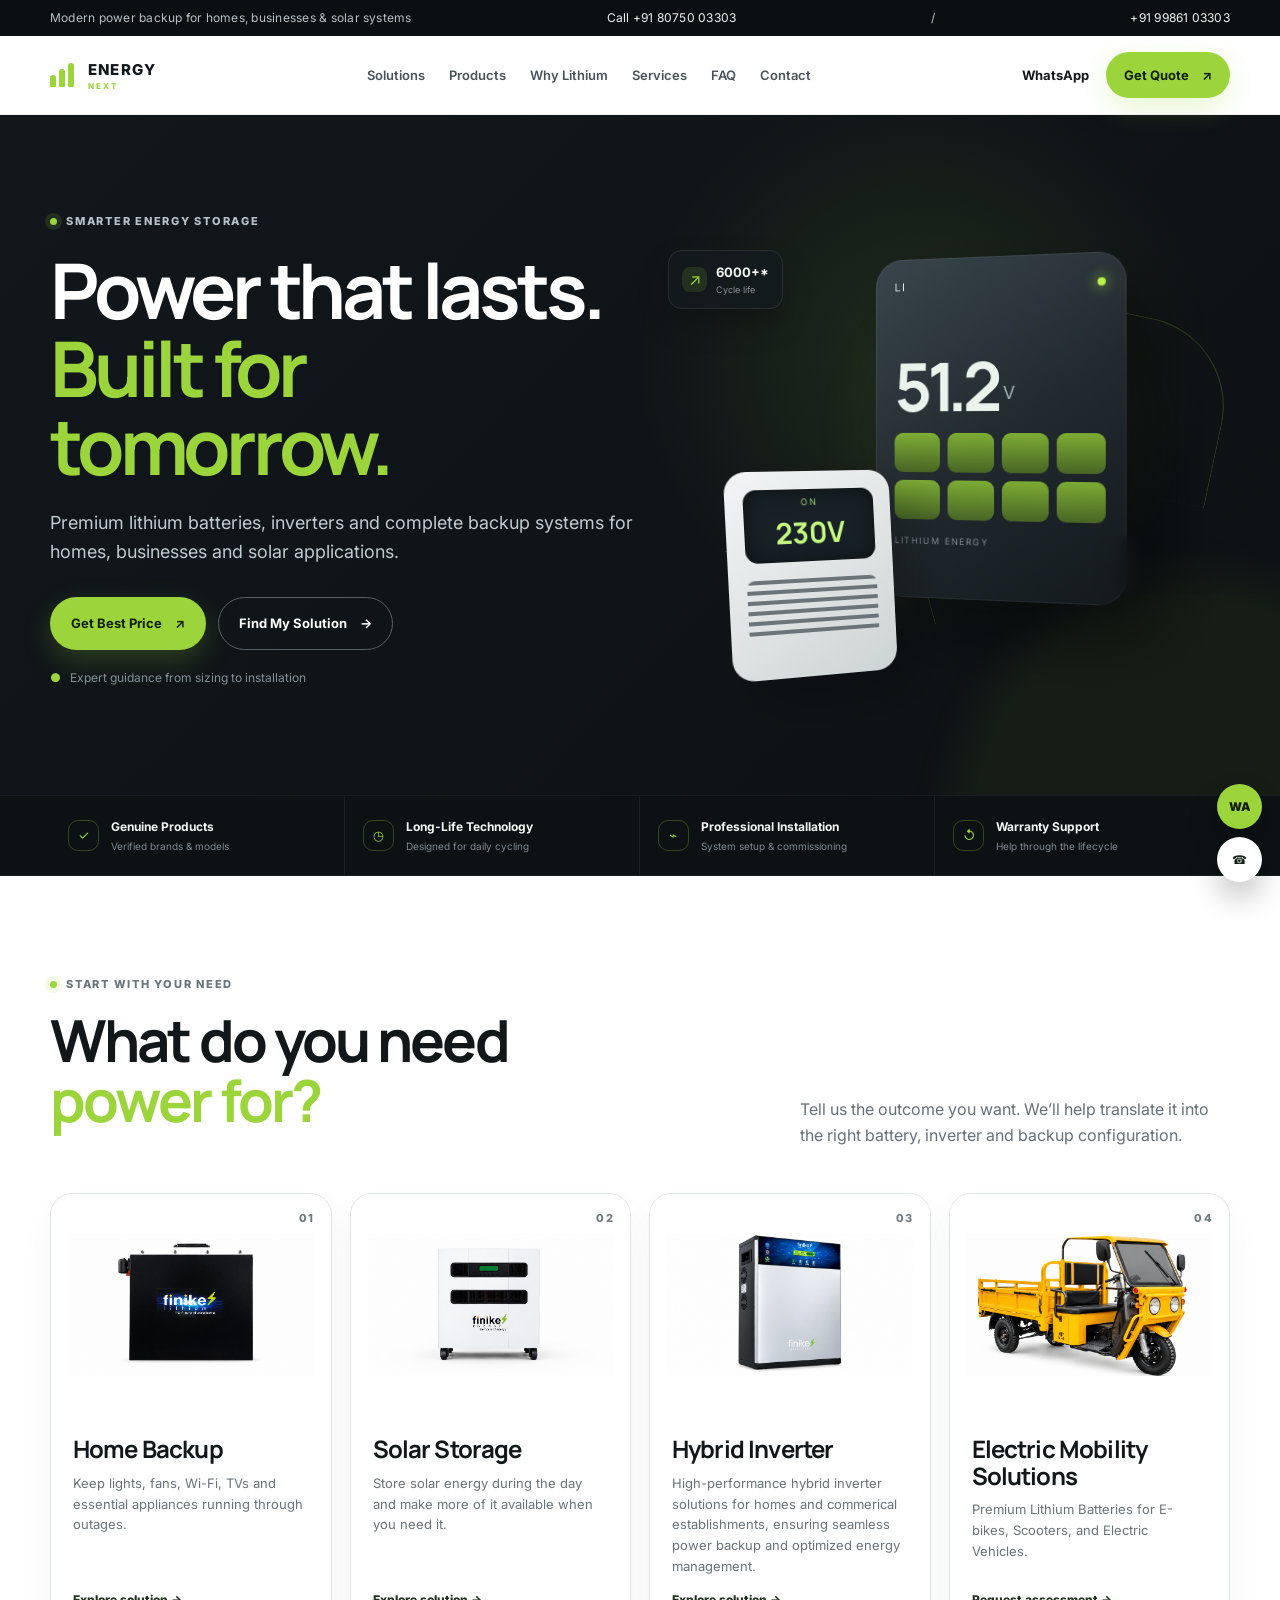
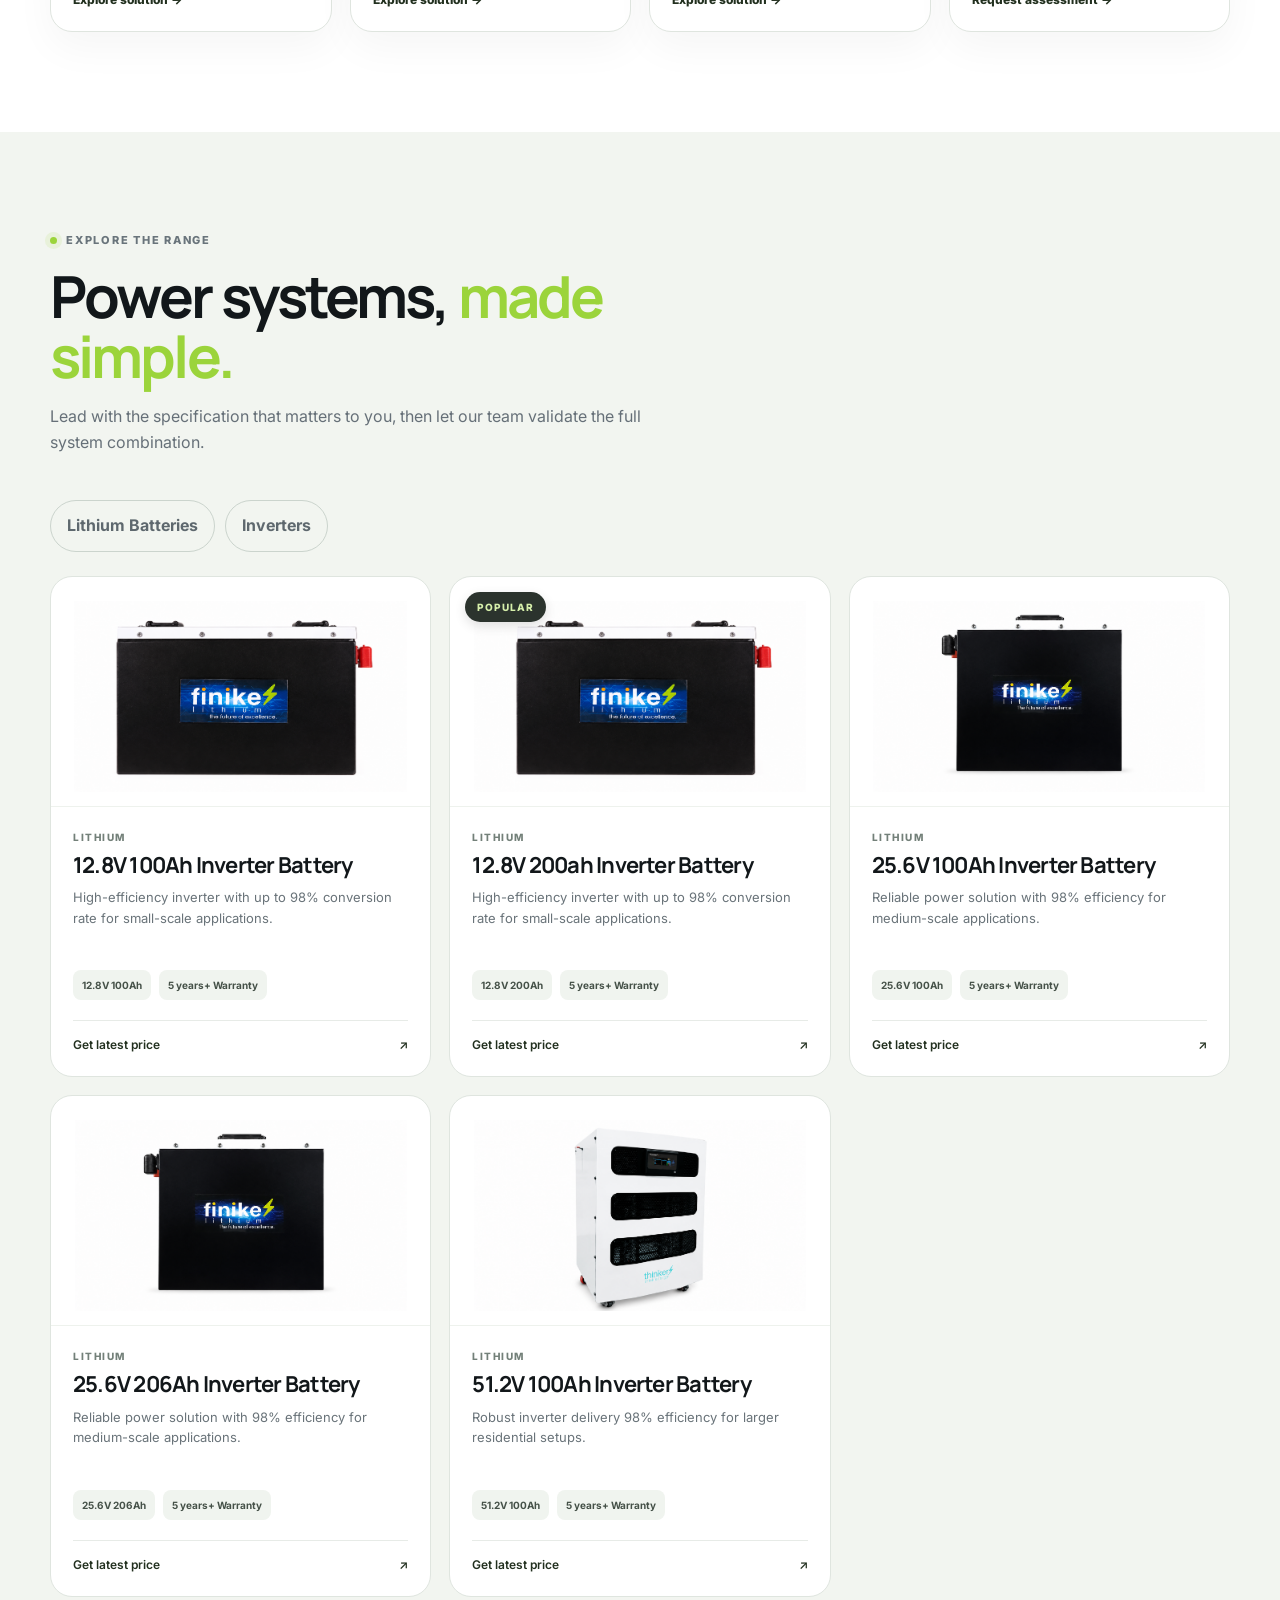
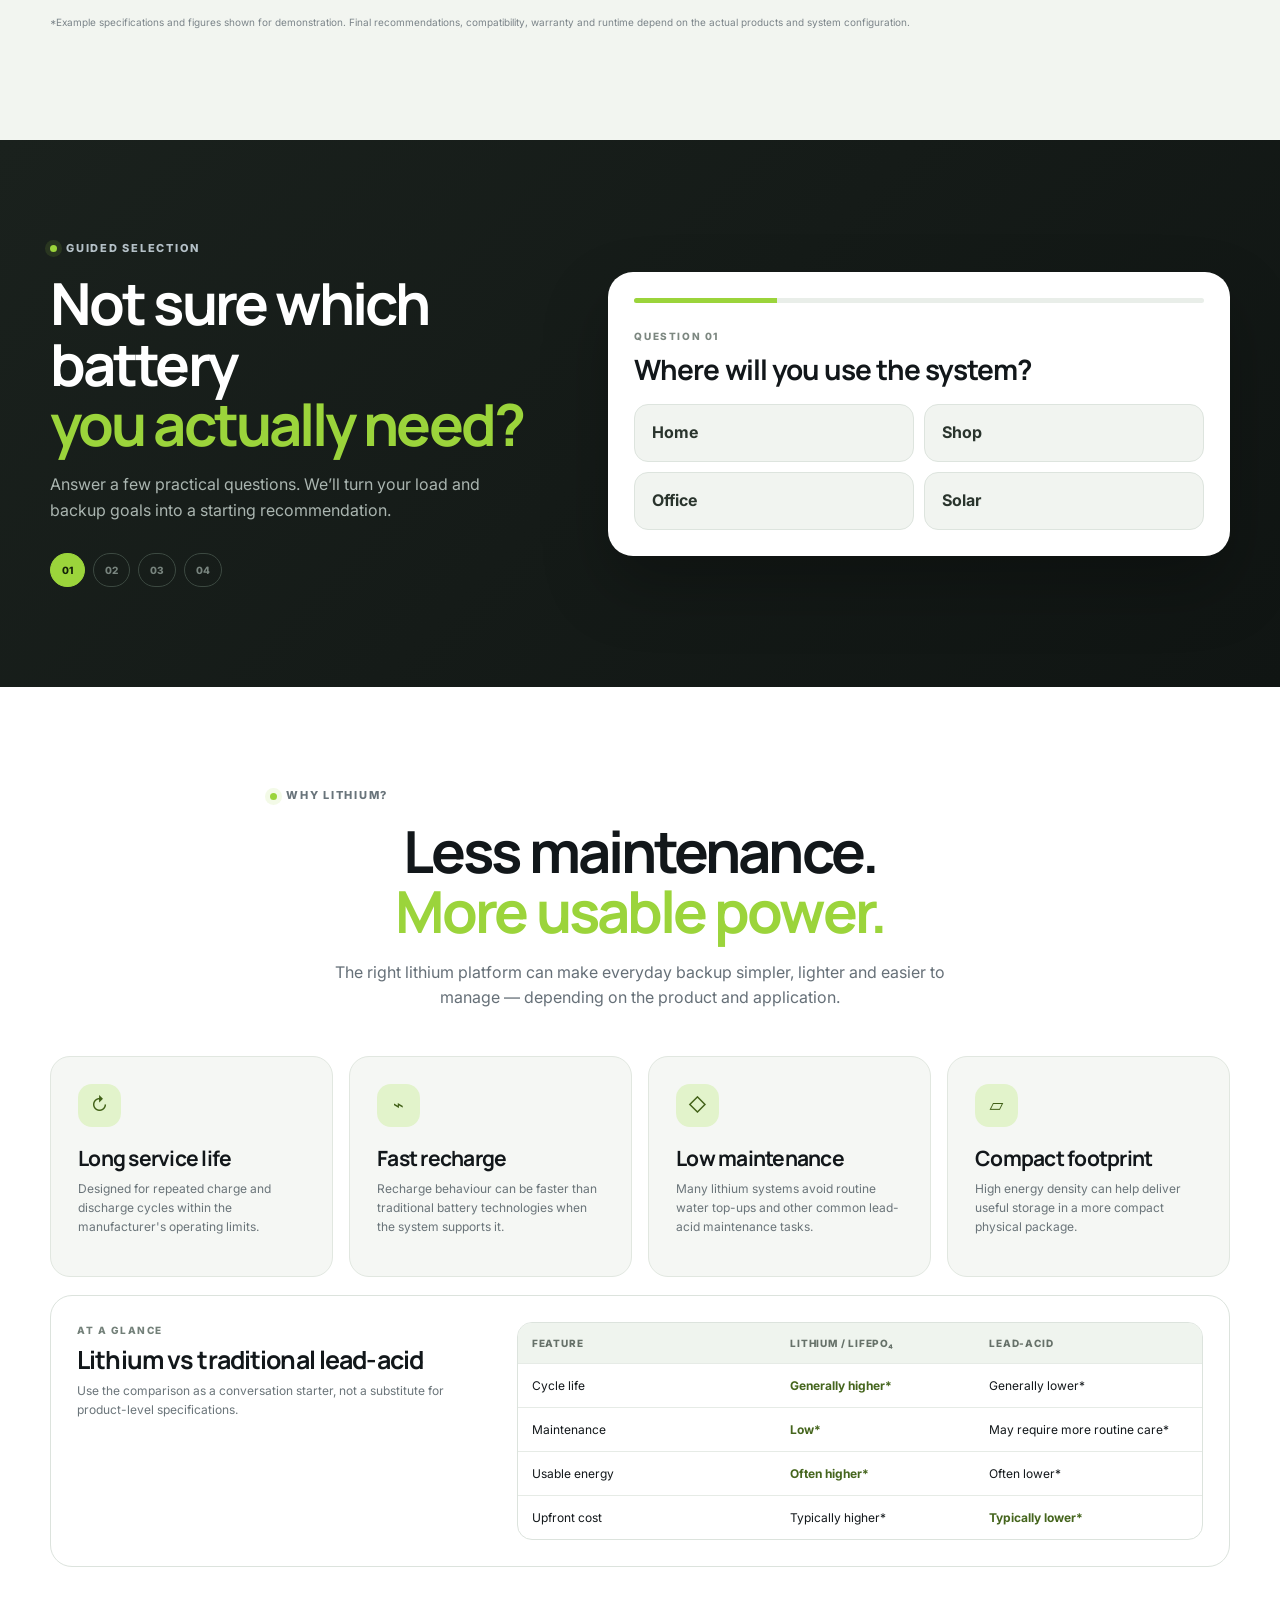
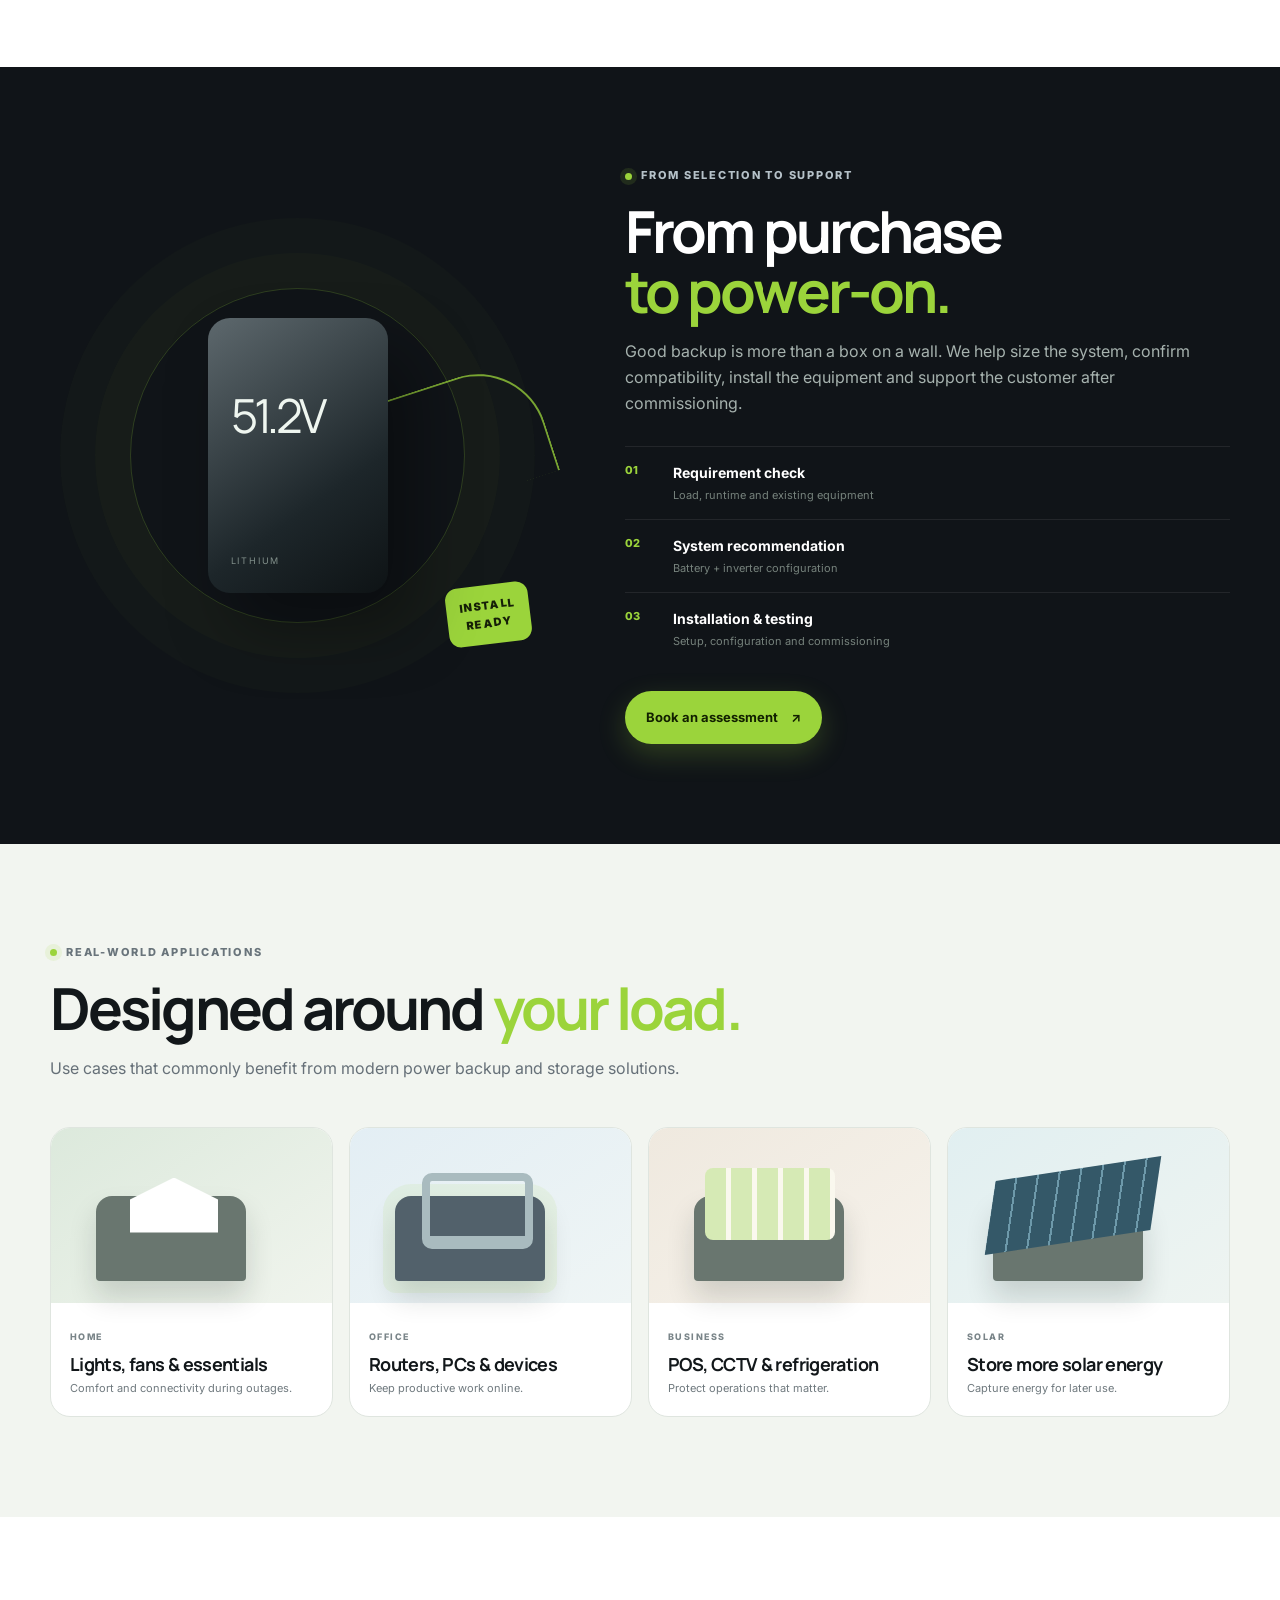
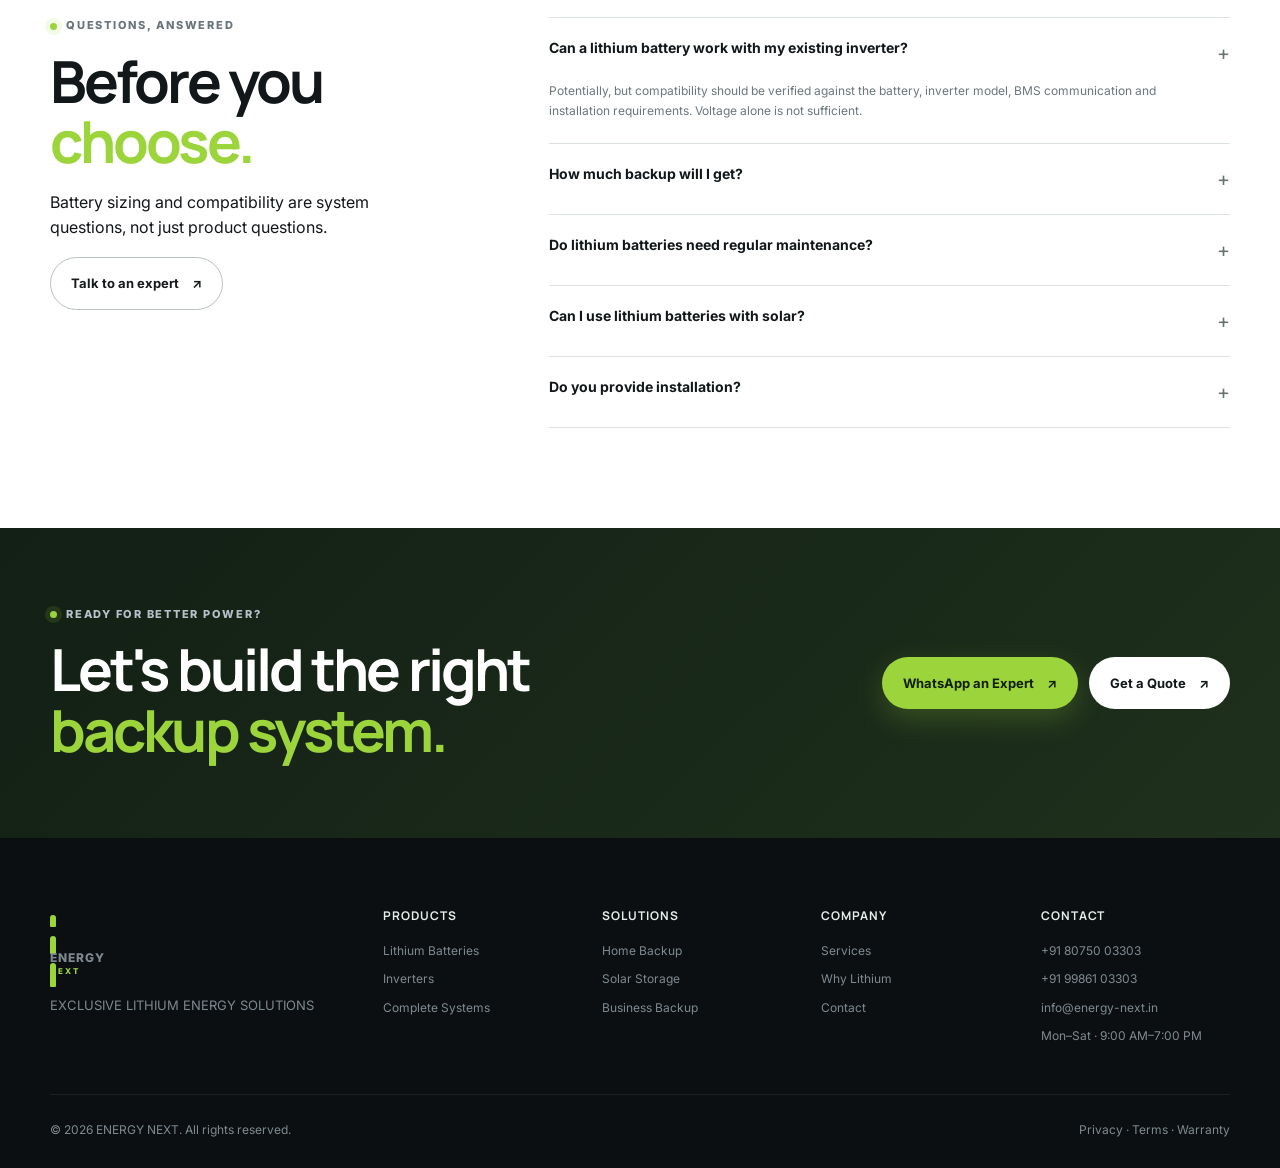
<file: index.html>
<!DOCTYPE html>
<html lang="en">

<head>
  <meta charset="UTF-8" />
  <meta name="viewport" content="width=device-width, initial-scale=1.0" />
  <meta name="description"
    content="Premium lithium battery, inverter and power backup solutions for homes, businesses and solar applications." />
  <meta name="theme-color" content="#101418" />
  <title>Energy Next | Lithium Battery & Inverter Solutions</title>
  <link rel="preconnect" href="https://fonts.googleapis.com">
  <link rel="preconnect" href="https://fonts.gstatic.com" crossorigin>
  <link
    href="https://fonts.googleapis.com/css2?family=Inter:wght@400;500;600;700;800&family=Manrope:wght@600;700;800&display=swap"
    rel="stylesheet">
  <link rel="stylesheet" href="styles.css" />
</head>

<body>
  <div class="topbar">
    <div class="container topbar-inner">
      <span>Modern power backup for homes, businesses & solar systems</span>
      <a href="tel:+919061639695">Call +91 80750 03303</a> / <a href="tel:+919986103303">+91 99861 03303</a>
    </div>
  </div>

  <header class="site-header" id="siteHeader">
    <div class="container nav-wrap">
      <a class="brand" href="index.html" aria-label="Energy Next home">
        <span class="brand-mark"><span></span><span></span><span></span></span>
        <span>ENERGY <small>NEXT</small></span>
      </a>

      <button class="nav-toggle" type="button" aria-label="Open navigation" aria-expanded="false">
        <span></span><span></span><span></span>
      </button>

      <nav class="nav" aria-label="Primary navigation">
        <a href="#solutions">Solutions</a>
        <a href="#products">Products</a>
        <a href="#why-lithium">Why Lithium</a>
        <a href="#services">Services</a>
        <a href="#faq">FAQ</a>
        <a href="contact.html">Contact</a>
      </nav>

      <div class="nav-actions">
        <a class="text-link"
          href="https://wa.me/919061639695?text=Hi%20Energy%20Next%2C%20I%27d%20like%20help%20choosing%20a%20battery%20and%20inverter."
          target="_blank" rel="noopener">WhatsApp</a>
        <a class="btn btn-primary btn-small" href="contact.html#quote">Get Quote <span>↗</span></a>
      </div>
    </div>
  </header>

  <main>
    <section class="hero">
      <div class="hero-grid container">
        <div class="hero-copy">
          <div class="eyebrow"><span class="dot"></span> Smarter energy storage</div>
          <h1>Power that lasts.<br><em>Built for tomorrow.</em></h1>
          <p class="hero-lede">Premium lithium batteries, inverters and complete backup systems for homes, businesses
            and solar applications.</p>
          <div class="hero-actions">
            <a class="btn btn-primary" href="contact.html#quote">Get Best Price <span>↗</span></a>
            <a class="btn btn-ghost" href="#finder">Find My Solution <span>→</span></a>
          </div>
          <div class="hero-note"><span>●</span> Expert guidance from sizing to installation</div>
        </div>

        <div class="hero-visual" aria-label="Stylized lithium battery and inverter illustration">
          <div class="orb orb-a"></div>
          <div class="orb orb-b"></div>
          <div class="energy-line line-one"></div>
          <div class="energy-line line-two"></div>
          <div class="battery-device">
            <div class="battery-top"><span>LI</span><span class="mini-light"></span></div>
            <div class="battery-screen"><strong>51.2</strong><small>V</small></div>
            <div class="battery-grid"><i></i><i></i><i></i><i></i><i></i><i></i><i></i><i></i></div>
            <div class="battery-label">LITHIUM ENERGY</div>
          </div>
          <div class="inverter-device">
            <div class="inverter-display"><span>ON</span><strong>230V</strong></div>
            <div class="inverter-vents"></div>
          </div>
          <div class="energy-chip chip-a"><span class="chip-icon">⚡</span>
            <div><strong>5.12 kWh</strong><small>Energy capacity</small></div>
          </div>
          <div class="energy-chip chip-b"><span class="chip-icon">↗</span>
            <div><strong>6000+*</strong><small>Cycle life</small></div>
          </div>
        </div>
      </div>
      <div class="hero-glow"></div>
    </section>

    <section class="trust-strip">
      <div class="container trust-grid">
        <div><span class="trust-icon">✓</span>
          <div><strong>Genuine Products</strong><small>Verified brands & models</small></div>
        </div>
        <div><span class="trust-icon">◷</span>
          <div><strong>Long-Life Technology</strong><small>Designed for daily cycling</small></div>
        </div>
        <div><span class="trust-icon">⌁</span>
          <div><strong>Professional Installation</strong><small>System setup & commissioning</small></div>
        </div>
        <div><span class="trust-icon">↺</span>
          <div><strong>Warranty Support</strong><small>Help through the lifecycle</small></div>
        </div>
      </div>
    </section>

    <section class="section section-light" id="solutions">
      <div class="container">
        <div class="section-heading split-heading">
          <div>
            <div class="eyebrow dark"><span class="dot"></span> Start with your need</div>
            <h2>What do you need<br><em>power for?</em></h2>
          </div>
          <p>Tell us the outcome you want. We’ll help translate it into the right battery, inverter and backup
            configuration.</p>
        </div>

        <div class="solution-grid">
          <article class="solution-card solution-home">
            <div class="solution-tag">01</div>
            <div class="solution-visual">
              <img src="image/25v-battery.png" alt="Home Backup Inverter">
            </div>
            <div class="solution-body">
              <h3>Home Backup</h3>
              <p>Keep lights, fans, Wi-Fi, TVs and essential appliances running through outages.</p><a
                href="contact.html#quote">Explore solution <span>→</span></a>
            </div>
          </article>
          <article class="solution-card solution-solar">
            <div class="solution-tag">02</div>
            <div class="solution-visual">
              <img src="image/large-inverter.png" alt="Solar Storage Battery">
            </div>
            <div class="solution-body">
              <h3>Solar Storage</h3>
              <p>Store solar energy during the day and make more of it available when you need it.</p><a
                href="contact.html#quote">Explore solution <span>→</span></a>
            </div>
          </article>
          <article class="solution-card solution-business">
            <div class="solution-tag">03</div>
            <div class="solution-visual">
              <img src="image/inverter.png" alt="Business Backup Inverter">
            </div>
            <div class="solution-body">
              <h3>Hybrid Inverter</h3>
              <p>High-performance hybrid inverter solutions for homes and commerical establishments, ensuring seamless
                power backup and optimized energy management.</p><a href="contact.html#quote">Explore solution
                <span>→</span></a>
            </div>
          </article>
          <article class="solution-card solution-custom">
            <div class="solution-tag">04</div>
            <div class="solution-visual">
              <img src="image/ev.png" alt="Custom Energy Storage Battery">
            </div>
            <div class="solution-body">
              <h3>Electric Mobility Solutions</h3>
              <p>Premium Lithium Batteries for E-bikes, Scooters, and Electric Vehicles.</p><a
                href="contact.html#quote">Request assessment <span>→</span></a>
            </div>
          </article>
        </div>
      </div>
    </section>

    <section class="section section-soft" id="products">
      <div class="container">
        <div class="section-heading">
          <div class="eyebrow dark"><span class="dot"></span> Explore the range</div>
          <h2>Power systems, <em>made simple.</em></h2>
          <p>Lead with the specification that matters to you, then let our team validate the full system combination.
          </p>
        </div>

        <div class="product-tabs" role="tablist" aria-label="Product categories">
          <!--<button class="tab" active="systems" role="tab" aria-selected="false">Complete Systems</button>-->
          <button class="tab data-tab" data-tab="batteries" role="tab" aria-selected="true">Lithium Batteries</button>
          <button class="tab" data-tab="inverters" role="tab" aria-selected="false">Inverters</button>

        </div>

        <div class="product-panel active" id="batteries" role="tabpanel">
          <div class="product-grid">

            <article class="product-card">
              <img src="image/12v-battery.png" alt="12.8V inverter battery">
              <div class="product-content">
                <div class="mini-kicker">LITHIUM</div>
                <h3>12.8V 100Ah Inverter Battery</h3>
                <p>High-efficiency inverter with up to 98% conversion rate for small-scale applications.</p>
                <div class="spec-row"><span>12.8V 100Ah</span><span>5 years+ Warranty</span></div><a
                  class="product-link" href="contact.html#quote">Get latest price <span>↗</span></a>
              </div>
            </article>

            <article class="product-card">
              <div class="featured-badge">Popular</div>
              <img src="image/12v-battery.png" alt="12.8V inverter battery">
              <div class="product-content">
                <div class="mini-kicker">LITHIUM</div>
                <h3>12.8V 200ah Inverter Battery</h3>
                <p>High-efficiency inverter with up to 98% conversion rate for small-scale applications.</p>
                <div class="spec-row"><span>12.8V 200Ah</span><span>5 years+ Warranty</span></div><a
                  class="product-link" href="contact.html#quote">Get latest price <span>↗</span></a>
              </div>
            </article>

            <article class="product-card">
              <img src="image/25v-battery.png" alt="25.6V inverter battery">
              <div class="product-content">
                <div class="mini-kicker">Lithium</div>
                <h3>25.6V 100Ah Inverter Battery</h3>
                <p>Reliable power solution with 98% efficiency for medium-scale applications.</p>
                <div class="spec-row"><span>25.6V 100Ah</span><span>5 years+ Warranty</span></div><a
                  class="product-link" href="contact.html#quote">Get latest price <span>↗</span></a>
              </div>
            </article>

            <article class="product-card">
              <img src="image/25v-battery.png" alt="25.6V inverter battery">
              <div class="product-content">
                <div class="mini-kicker">Lithium</div>
                <h3>25.6V 206Ah Inverter Battery</h3>
                <p>Reliable power solution with 98% efficiency for medium-scale applications.</p>
                <div class="spec-row"><span>25.6V 206Ah</span><span>5 years+ Warranty</span></div><a
                  class="product-link" href="contact.html#quote">Get latest price <span>↗</span></a>
              </div>
            </article>

            <article class="product-card">
              <img src="image/51v-battery.png" alt="51.2V modular battery">
              <div class="product-content">
                <div class="mini-kicker">Lithium</div>
                <h3>51.2V 100Ah Inverter Battery</h3>
                <p>Robust inverter delivery 98% efficiency for larger residential setups.</p>
                <div class="spec-row"><span>51.2V 100Ah</span><span>5 years+ Warranty</span></div><a
                  class="product-link" href="contact.html#quote">Get latest price <span>↗</span></a>
              </div>
            </article>

          </div>
        </div>

        <div class="product-panel" id="inverters" role="tabpanel" hidden>
          <div class="product-grid">
            <article class="product-card">
              <img src="image/all-in-one-inverter.png" alt="all-in-one-inverter">
              <div class="product-content">
                <div class="mini-kicker">Pure Sine Wave</div>
                <h3>Lithium-ion Inverter 1100VA</h3>
                <p>High-efficiency inverter with up to 98% conversion rate for small-scale applications.</p>
                <div class="spec-row"><span>1.1 kVA</span><span>230V</span><span>for 1-2BHK</span></div>
                <a class="product-link" href="contact.html#quote">Check compatibility <span>↗</span></a>
              </div>
            </article>

            <article class="product-card">
              <img src="image/all-in-one-inverter.png" alt="all-in-one-inverter">
              <div class="product-content">
                <div class="mini-kicker">Pure Sine Wave</div>
                <h3>Lithium-ion Inverter 2100VA</h3>
                <p>Reliable power solution with 98% efficiency for medium-scale needs.</p>
                <div class="spec-row"><span>2.1 kVA</span><span>230V</span><span>for 3-4BHK</span></div><a
                  class="product-link" href="contact.html#quote">Check compatibility <span>↗</span></a>
              </div>
            </article>
            <article class="product-card">
              <img src="image/all-in-one-inverter.png" alt="2.5 kVA Home Inverter">
              <div class="product-content">
                <div class="mini-kicker">Pure Sine Wave</div>
                <h3>Lithium-ion Inverter 2500VA</h3>
                <p>Reliable power solution with 98% efficiency for medium-scale needs.</p>
                <div class="spec-row"><span>2.5 kVA</span><span>230V</span><span>for 3-4BHK</span></div><a
                  class="product-link" href="contact.html#quote">Check compatibility <span>↗</span></a>
              </div>
            </article>
            <article class="product-card">
              <img src="image/large-inverter.png" alt="all-in-one-inverter">
              <div class="product-content">
                <div class="mini-kicker">Pure Sine Wave</div>
                <h3>Lithium-ion Inverter 3500VA</h3>
                <p>Robust inverter delivery 98% efficiency for larger residential setups.</p>
                <div class="spec-row"><span>3.5 kVA</span><span>230V</span><span>for 5-6BHK</span></div><a
                  class="product-link" href="contact.html#quote">Check compatibility <span>↗</span></a>
              </div>
            </article>
            <article class="product-card">
              <img src="image/large-inverter.png" alt="large-inverter">
              <div class="product-content">
                <div class="mini-kicker">Pure Sine Wave</div>
                <h3>Lithium-ion Inverter 5000VA</h3>
                <p>Higher-capacity inverter with 98% efficiency for commercial applications.</p>
                <div class="spec-row"><span>5 kVA</span><span>230V</span><span>for commercial applications</span></div>
                <a class="product-link" href="contact.html#quote">Check compatibility <span>↗</span></a>
              </div>
            </article>
            <article class="product-card">
              <img src="image/inverter-battery.png" alt="inverter-battery">
              <div class="product-content">
                <div class="mini-kicker">Pure Sine Wave</div>
                <h3>Lithium-ion Inverter 7000VA</h3>
                <p>Powerful inverter with 98% efficiency for heavy-duty industrial use.</p>
                <div class="spec-row"><span>7 kVA</span><span>230V</span><span>for heavy-duty industrial use</span>
                </div><a class="product-link" href="contact.html#quote">Check compatibility <span>↗</span></a>
              </div>
            </article>
            <article class="product-card">
              <img src="image/inverter-battery.png" alt="inverter-battery">
              <div class="product-content">
                <div class="mini-kicker">Pure Sine Wave</div>
                <h3>Lithium-ion Inverter 10000VA</h3>
                <p>Top-tier inverter with 98% efficiency for large-scale industrial use.</p>
                <div class="spec-row"><span>10 kVA</span><span>230V</span><span>for large-scale industrial use</span>
                </div><a class="product-link" href="contact.html#quote">Check compatibility <span>↗</span></a>
              </div>
            </article>


          </div>
        </div>

        <div class="product-panel" id="systems" role="tabpanel" hidden>
          <div class="package-grid">
            <article class="package-card dark">
              <div><span class="package-number">01</span>
                <h3>Essential Home</h3>
                <p>For lights, fans, Wi-Fi and entertainment essentials.</p>
              </div><strong>2–4 hr*</strong><a href="contact.html#quote">Build this system <span>→</span></a>
            </article>
            <article class="package-card">
              <div><span class="package-number">02</span>
                <h3>Standard Home</h3>
                <p>For lights, fans, TV, refrigerator, Wi-Fi and computers.</p>
              </div><strong>4–6 hr*</strong><a href="contact.html#quote">Build this system <span>→</span></a>
            </article>
            <article class="package-card green">
              <div><span class="package-number">03</span>
                <h3>Business Backup</h3>
                <p>Right-sized battery + inverter architecture for business continuity.</p>
              </div><strong>Custom*</strong><a href="contact.html#quote">Request assessment <span>→</span></a>
            </article>
          </div>
        </div>

        <p class="micro-note">*Example specifications and figures shown for demonstration. Final recommendations,
          compatibility, warranty and runtime depend on the actual products and system configuration.</p>
      </div>
    </section>

    <section class="section finder-section" id="finder">
      <div class="container finder-wrap">
        <div class="finder-copy">
          <div class="eyebrow"><span class="dot"></span> Guided selection</div>
          <h2>Not sure which battery<br><em>you actually need?</em></h2>
          <p>Answer a few practical questions. We’ll turn your load and backup goals into a starting recommendation.</p>
          <div class="finder-steps"><span class="active">01</span><span>02</span><span>03</span><span>04</span></div>
        </div>
        <div class="finder-card" id="finderCard">
          <div class="finder-progress"><span id="progressBar"></span></div>
          <div class="finder-step active" data-step="1">
            <span class="step-label">QUESTION 01</span>
            <h3>Where will you use the system?</h3>
            <div class="choice-grid"><button data-next="2">Home</button><button data-next="2">Shop</button><button
                data-next="2">Office</button><button data-next="2">Solar</button></div>
          </div>
          <div class="finder-step" data-step="2">
            <span class="step-label">QUESTION 02</span>
            <h3>How long do you need backup?</h3>
            <div class="choice-grid"><button data-next="3">2 hours</button><button data-next="3">4 hours</button><button
                data-next="3">6 hours</button><button data-next="3">8+ hours</button></div>
          </div>
          <div class="finder-step" data-step="3">
            <span class="step-label">QUESTION 03</span>
            <h3>Do you already have an inverter?</h3>
            <div class="choice-grid"><button data-next="4">Yes</button><button data-next="4">No</button><button
                data-next="4">Not sure</button></div>
          </div>
          <div class="finder-step" data-step="4">
            <span class="step-label">RECOMMENDATION</span>
            <h3>We have a starting point.</h3>
            <div class="recommendation">
              <div class="rec-icon">⚡</div>
              <div><strong>Talk to an energy advisor</strong>
                <p>Share your appliance load and current inverter model for a verified battery + inverter
                  recommendation.</p>
              </div>
            </div>
            <div class="finder-actions"><a class="btn btn-primary" id="finderQuoteBtn" href="contact.html#quote">Get
                Exact Recommendation
                <span>↗</span></a><a class="btn btn-ghost" id="finderWhatsAppBtn"
                href="https://wa.me/919061639695?text=Hi%20Energy%20Next%2C%20I%20used%20your%20battery%20finder%20and%20want%20a%20recommendation."
                target="_blank" rel="noopener">WhatsApp Expert</a></div>
          </div>
        </div>
      </div>
    </section>

    <section class="section section-light" id="why-lithium">
      <div class="container">
        <div class="section-heading center-heading">
          <div class="eyebrow dark"><span class="dot"></span> Why lithium?</div>
          <h2>Less maintenance.<br><em>More usable power.</em></h2>
          <p>The right lithium platform can make everyday backup simpler, lighter and easier to manage — depending on
            the product and application.</p>
        </div>
        <div class="benefit-grid">
          <article class="benefit-card">
            <div class="benefit-icon">↻</div>
            <h3>Long service life</h3>
            <p>Designed for repeated charge and discharge cycles within the manufacturer's operating limits.</p>
          </article>
          <article class="benefit-card">
            <div class="benefit-icon">⌁</div>
            <h3>Fast recharge</h3>
            <p>Recharge behaviour can be faster than traditional battery technologies when the system supports it.</p>
          </article>
          <article class="benefit-card">
            <div class="benefit-icon">◇</div>
            <h3>Low maintenance</h3>
            <p>Many lithium systems avoid routine water top-ups and other common lead-acid maintenance tasks.</p>
          </article>
          <article class="benefit-card">
            <div class="benefit-icon">▱</div>
            <h3>Compact footprint</h3>
            <p>High energy density can help deliver useful storage in a more compact physical package.</p>
          </article>
        </div>
        <div class="comparison-card">
          <div class="comparison-intro"><span class="mini-kicker">At a glance</span>
            <h3>Lithium vs traditional lead-acid</h3>
            <p>Use the comparison as a conversation starter, not a substitute for product-level specifications.</p>
          </div>
          <div class="comparison-table">
            <div class="comparison-row header"><span>Feature</span><span>Lithium / LiFePO₄</span><span>Lead-acid</span>
            </div>
            <div class="comparison-row"><span>Cycle life</span><b>Generally higher*</b><span>Generally lower*</span>
            </div>
            <div class="comparison-row"><span>Maintenance</span><b>Low*</b><span>May require more routine care*</span>
            </div>
            <div class="comparison-row"><span>Usable energy</span><b>Often higher*</b><span>Often lower*</span></div>
            <div class="comparison-row"><span>Upfront cost</span><span>Typically higher*</span><b>Typically lower*</b>
            </div>
          </div>
        </div>
      </div>
    </section>

    <section class="section section-dark" id="services">
      <div class="container service-grid">
        <div class="service-visual">
          <div class="service-orbit"></div>
          <div class="service-battery"></div>
          <div class="service-cable"></div>
          <div class="service-badge">INSTALL<br>READY</div>
        </div>
        <div class="service-copy">
          <div class="eyebrow"><span class="dot"></span> From selection to support</div>
          <h2>From purchase<br><em>to power-on.</em></h2>
          <p>Good backup is more than a box on a wall. We help size the system, confirm compatibility, install the
            equipment and support the customer after commissioning.</p>
          <div class="service-list">
            <div><span>01</span><strong>Requirement check</strong><small>Load, runtime and existing equipment</small>
            </div>
            <div><span>02</span><strong>System recommendation</strong><small>Battery + inverter configuration</small>
            </div>
            <div><span>03</span><strong>Installation & testing</strong><small>Setup, configuration and
                commissioning</small></div>
          </div><a class="btn btn-primary" href="contact.html#quote">Book an assessment <span>↗</span></a>
        </div>
      </div>
    </section>

    <section class="section section-soft">
      <div class="container">
        <div class="section-heading">
          <div class="eyebrow dark"><span class="dot"></span> Real-world applications</div>
          <h2>Designed around <em>your load.</em></h2>
          <p>Use cases that commonly benefit from modern power backup and storage solutions.</p>
        </div>
        <div class="application-grid">
          <div class="application-card">
            <div class="application-art home"></div>
            <div><span>HOME</span>
              <h3>Lights, fans & essentials</h3>
              <p>Comfort and connectivity during outages.</p>
            </div>
          </div>
          <div class="application-card">
            <div class="application-art office"></div>
            <div><span>OFFICE</span>
              <h3>Routers, PCs & devices</h3>
              <p>Keep productive work online.</p>
            </div>
          </div>
          <div class="application-card">
            <div class="application-art shop"></div>
            <div><span>BUSINESS</span>
              <h3>POS, CCTV & refrigeration</h3>
              <p>Protect operations that matter.</p>
            </div>
          </div>
          <div class="application-card">
            <div class="application-art solar"></div>
            <div><span>SOLAR</span>
              <h3>Store more solar energy</h3>
              <p>Capture energy for later use.</p>
            </div>
          </div>
        </div>
      </div>
    </section>

    <section class="section section-light" id="faq">
      <div class="container faq-grid">
        <div>
          <div class="eyebrow dark"><span class="dot"></span> Questions, answered</div>
          <h2>Before you<br><em>choose.</em></h2>
          <p>Battery sizing and compatibility are system questions, not just product questions.</p><a
            class="btn btn-ghost dark-btn" href="contact.html">Talk to an expert <span>↗</span></a>
        </div>
        <div class="faq-list">
          <details open>
            <summary>Can a lithium battery work with my existing inverter?<span>+</span></summary>
            <p>Potentially, but compatibility should be verified against the battery, inverter model, BMS communication
              and installation requirements. Voltage alone is not sufficient.</p>
          </details>
          <details>
            <summary>How much backup will I get?<span>+</span></summary>
            <p>Runtime depends on actual load, battery energy, inverter efficiency, usable depth of discharge, surge
              demand and system settings. Ask us for a practical sizing estimate.</p>
          </details>
          <details>
            <summary>Do lithium batteries need regular maintenance?<span>+</span></summary>
            <p>Many lithium systems require little routine maintenance compared with flooded lead-acid batteries, but
              inspection and correct operating conditions still matter.</p>
          </details>
          <details>
            <summary>Can I use lithium batteries with solar?<span>+</span></summary>
            <p>Yes, where the battery and inverter/charger architecture supports the required charging, communication
              and protection behaviour.</p>
          </details>
          <details>
            <summary>Do you provide installation?<span>+</span></summary>
            <p>Installation can include battery/inverter setup, wiring, configuration, testing and commissioning
              depending on the selected system and service area.</p>
          </details>
        </div>
      </div>
    </section>

    <section class="cta-section">
      <div class="container cta-inner">
        <div>
          <div class="eyebrow"><span class="dot"></span> Ready for better power?</div>
          <h2>Let's build the right<br><em>backup system.</em></h2>
        </div>
        <div class="cta-actions"><a class="btn btn-primary"
            href="https://wa.me/919061639695?text=Hi%20Energy%20Next%2C%20I%27d%20like%20help%20with%20a%20power%20backup%20system."
            target="_blank" rel="noopener">WhatsApp an Expert <span>↗</span></a><a class="btn btn-light"
            href="contact.html#quote">Get a Quote <span>↗</span></a></div>
      </div>
    </section>
  </main>

  <footer class="site-footer">
    <div class="container footer-grid">
      <div class="footer-brand"><a class="brand footer-brand-mark" href="index.html"><span
            class="brand-mark"><span></span><span></span><span></span></span><span>ENERGY<small>NEXT</small></span></a>
        <p>EXCLUSIVE LITHIUM ENERGY SOLUTIONS</p>
      </div>
      <div>
        <h4>Products</h4><a href="#products">Lithium Batteries</a><a href="#products">Inverters</a><a
          href="#products">Complete Systems</a>
      </div>
      <div>
        <h4>Solutions</h4><a href="#solutions">Home Backup</a><a href="#solutions">Solar Storage</a><a
          href="#solutions">Business Backup</a>
      </div>
      <div>
        <h4>Company</h4><a href="#services">Services</a><a href="#why-lithium">Why Lithium</a><a
          href="contact.html">Contact</a>
      </div>
      <div>
        <h4>Contact</h4><a href="tel:+919061639695">+91 80750 03303</a><a href="tel:+919986103303">+91 99861 03303</a><a
          href="mailto:info@energy-next.in">info@energy-next.in</a><span>Mon–Sat · 9:00 AM–7:00 PM</span>
      </div>
    </div>
    <div class="container footer-bottom"><span>© 2026 ENERGY NEXT. All rights reserved.</span><span>Privacy · Terms ·
        Warranty</span></div>
  </footer>

  <div class="floating-actions"><a class="fab fab-whatsapp"
      href="https://wa.me/919061639695?text=Hi%20Energy%20Next%2C%20I%27d%20like%20help%20with%20a%20power%20backup%20system."
      target="_blank" rel="noopener" aria-label="WhatsApp">WA</a><a class="fab fab-call" href="tel:+919061639695"
      aria-label="Call">☎</a></div>

  <script src="script.js?v=2.1"></script>
</body>

</html>
</file>
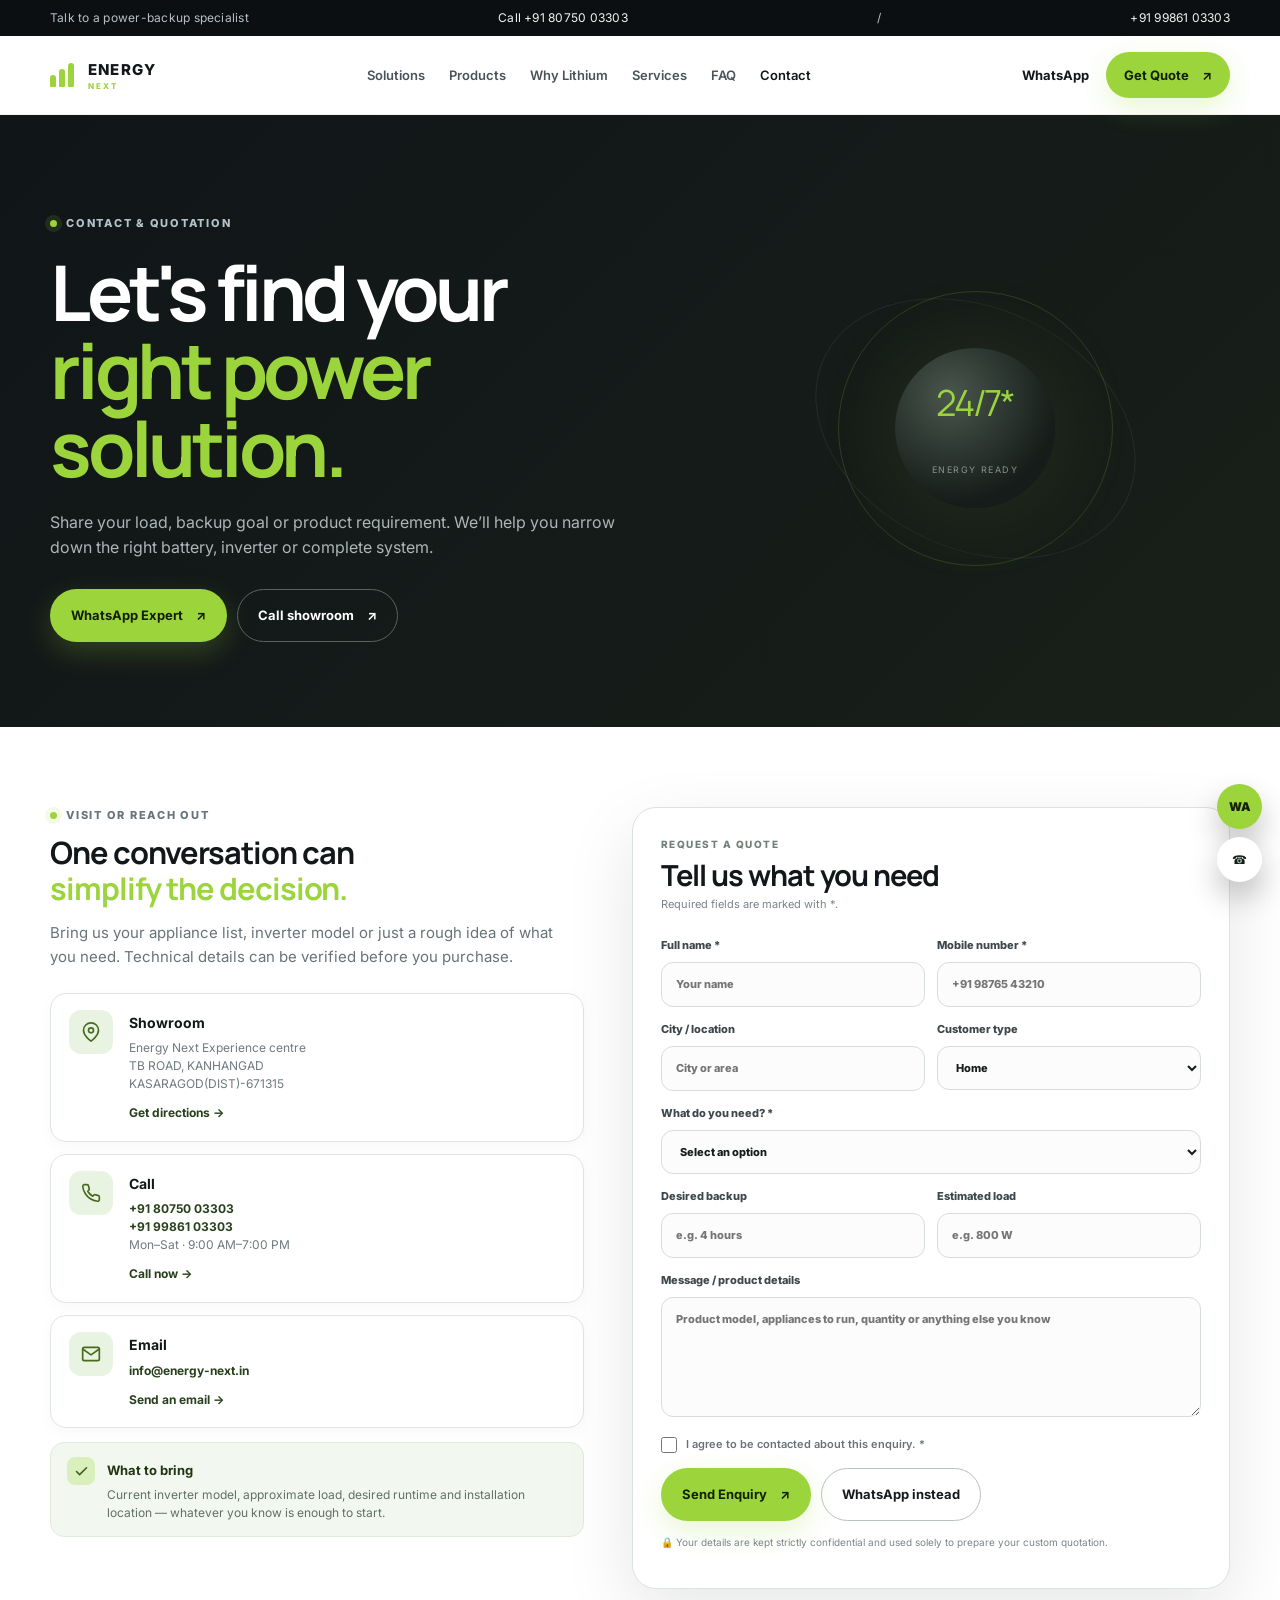
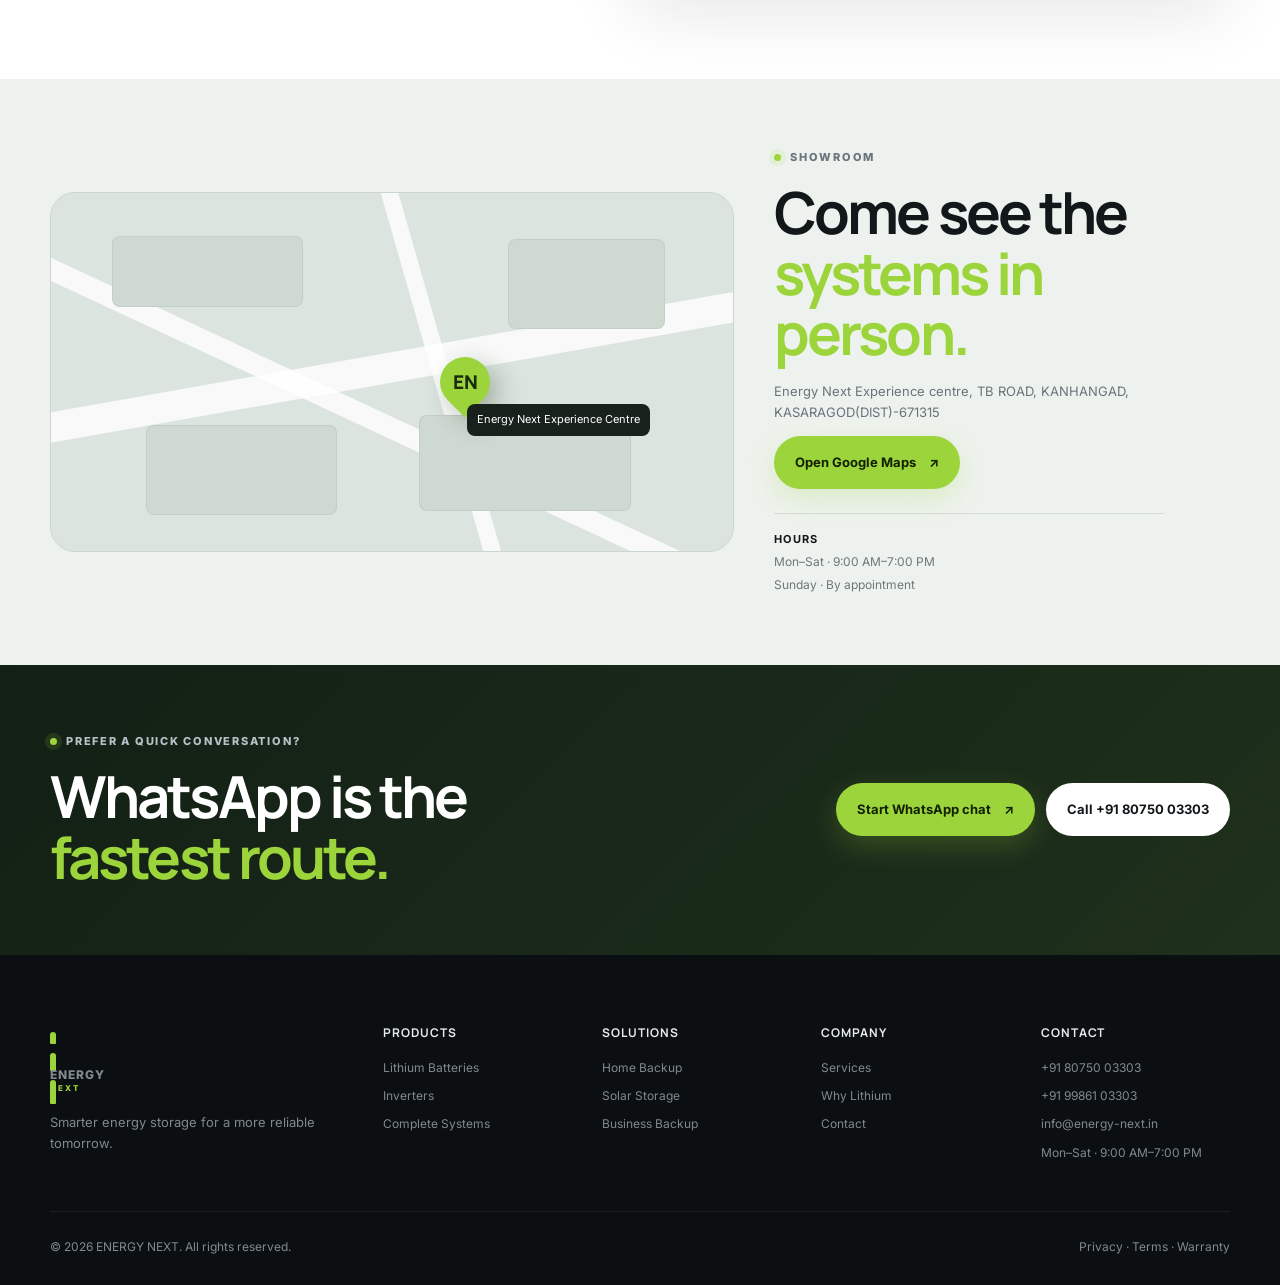
<file: contact.html>
<!DOCTYPE html>
<html lang="en">

<head>
  <meta charset="UTF-8" />
  <meta name="viewport" content="width=device-width, initial-scale=1.0" />
  <meta name="description"
    content="Contact ENERGY NEXT for lithium battery, inverter, solar storage and backup system recommendations." />
  <meta name="theme-color" content="#101418" />
  <title>Contact ENERGY NEXT | Get a Backup Quote</title>
  <link rel="preconnect" href="https://fonts.googleapis.com">
  <link rel="preconnect" href="https://fonts.gstatic.com" crossorigin>
  <link
    href="https://fonts.googleapis.com/css2?family=Inter:wght@400;500;600;700;800&family=Manrope:wght@600;700;800&display=swap"
    rel="stylesheet">
  <link rel="stylesheet" href="styles.css?v=2.1" />
</head>

<body class="contact-page">
  <div class="topbar">
    <div class="container topbar-inner"><span>Talk to a power-backup specialist</span><a href="tel:+919061639695">Call
        +91 80750 03303</a> / <a href="tel:+919986103303">+91 99861 03303</a></div>
  </div>
  <header class="site-header" id="siteHeader">
    <div class="container nav-wrap"><a class="brand" href="index.html"><span
          class="brand-mark"><span></span><span></span><span></span></span><span>ENERGY
          <small>NEXT</small></span></a><button class="nav-toggle" type="button" aria-label="Open navigation"
        aria-expanded="false"><span></span><span></span><span></span></button>
      <nav class="nav" aria-label="Primary navigation"><a href="index.html#solutions">Solutions</a><a
          href="index.html#products">Products</a><a href="index.html#why-lithium">Why Lithium</a><a
          href="index.html#services">Services</a><a href="index.html#faq">FAQ</a><a href="contact.html"
          class="current">Contact</a></nav>
      <div class="nav-actions"><a class="text-link"
          href="https://wa.me/919061639695?text=Hi%20Energy%20Next%2C%20I%27d%20like%20help%20with%20a%20battery%20or%20inverter."
          target="_blank" rel="noopener">WhatsApp</a><a class="btn btn-primary btn-small" href="#quote">Get Quote
          <span>↗</span></a></div>
    </div>
  </header>
  <main>
    <section class="contact-hero">
      <div class="container contact-hero-grid">
        <div>
          <div class="eyebrow"><span class="dot"></span> Contact & quotation</div>
          <h1>Let's find your<br><em>right power solution.</em></h1>
          <p>Share your load, backup goal or product requirement. We’ll help you narrow down the right battery, inverter
            or complete system.</p>
          <div class="contact-hero-actions"><a class="btn btn-primary"
              href="https://wa.me/919061639695?text=Hi%20Energy%20Next%2C%20I%27d%20like%20a%20power%20backup%20recommendation."
              target="_blank" rel="noopener">WhatsApp Expert <span>↗</span></a><a class="btn btn-ghost light-border"
              href="tel:+919061639695">Call showroom <span>↗</span></a></div>
        </div>
        <div class="contact-orb">
          <div class="contact-orb-core"><span>24/7*</span><small>ENERGY READY</small></div>
          <div class="orbit-ring"></div>
          <div class="orbit-ring ring-2"></div>
        </div>
      </div>
    </section>

    <section class="section section-light contact-main" id="quote">
      <div class="container contact-grid">
        <div class="contact-info">
          <div class="eyebrow dark"><span class="dot"></span> Visit or reach out</div>
          <h2>One conversation can<br><em>simplify the decision.</em></h2>
          <p>Bring us your appliance list, inverter model or just a rough idea of what you need. Technical details can
            be verified before you purchase.</p>
          <div class="contact-cards">
            <div class="contact-card">
              <span class="contact-icon" aria-hidden="true">
                <svg width="20" height="20" viewBox="0 0 24 24" fill="none" stroke="currentColor" stroke-width="2"
                  stroke-linecap="round" stroke-linejoin="round">
                  <path d="M21 10c0 7-9 13-9 13s-9-6-9-13a9 9 0 0 1 18 0z"></path>
                  <circle cx="12" cy="10" r="3"></circle>
                </svg>
              </span>
              <div><strong>Showroom</strong>
                <p>Energy Next Experience centre<br>TB ROAD, KANHANGAD<br>KASARAGOD(DIST)-671315</p><a
                  href="https://maps.google.com/?q=Energy+Next+Experience+centre+TB+ROAD+KANHANGAD+KASARAGOD+671315"
                  target="_blank" rel="noopener">Get directions →</a>
              </div>
            </div>
            <div class="contact-card">
              <span class="contact-icon" aria-hidden="true">
                <svg width="20" height="20" viewBox="0 0 24 24" fill="none" stroke="currentColor" stroke-width="2"
                  stroke-linecap="round" stroke-linejoin="round">
                  <path
                    d="M22 16.92v3a2 2 0 0 1-2.18 2 19.79 19.79 0 0 1-8.63-3.07 19.5 19.5 0 0 1-6-6 19.79 19.79 0 0 1-3.07-8.67A2 2 0 0 1 4.11 2h3a2 2 0 0 1 2 1.72 12.84 12.84 0 0 0 .7 2.81 2 2 0 0 1-.45 2.11L8.09 9.91a16 16 0 0 0 6 6l1.27-1.27a2 2 0 0 1 2.11-.45 12.84 12.84 0 0 0 2.81.7A2 2 0 0 1 22 16.92z">
                  </path>
                </svg>
              </span>
              <div><strong>Call</strong>
                <p><a href="tel:+919061639695">+91 80750 03303</a><br><a href="tel:+919986103303">+91 99861
                    03303</a><br>Mon–Sat · 9:00 AM–7:00 PM</p><a href="tel:+919061639695">Call now →</a>
              </div>
            </div>
            <div class="contact-card">
              <span class="contact-icon" aria-hidden="true">
                <svg width="20" height="20" viewBox="0 0 24 24" fill="none" stroke="currentColor" stroke-width="2"
                  stroke-linecap="round" stroke-linejoin="round">
                  <path d="M4 4h16c1.1 0 2 .9 2 2v12c0 1.1-.9 2-2 2H4c-1.1 0-2-.9-2-2V6c0-1.1.9-2 2-2z"></path>
                  <polyline points="22,6 12,13 2,6"></polyline>
                </svg>
              </span>
              <div><strong>Email</strong>
                <p><a href="mailto:info@energy-next.in">info@energy-next.in</a></p><a
                  href="mailto:info@energy-next.in">Send an
                  email →</a>
              </div>
            </div>
          </div>
          <div class="contact-trust">
            <span aria-hidden="true">
              <svg width="15" height="15" viewBox="0 0 24 24" fill="none" stroke="currentColor" stroke-width="2.5"
                stroke-linecap="round" stroke-linejoin="round">
                <polyline points="20 6 9 17 4 12"></polyline>
              </svg>
            </span>
            <div><strong>What to bring</strong>
              <p>Current inverter model, approximate load, desired runtime and installation location — whatever you know
                is enough to start.</p>
            </div>
          </div>
        </div>

        <form class="quote-form" id="quoteForm" novalidate>
          <div class="form-head"><span class="mini-kicker">REQUEST A QUOTE</span>
            <h3>Tell us what you need</h3>
            <p>Required fields are marked with *.</p>
          </div>
          <div class="form-row"><label>Full name *<input name="name" type="text" autocomplete="name" required
                placeholder="Your name"></label><label>Mobile number *<input name="phone" type="tel" autocomplete="tel"
                required placeholder="+91 98765 43210"></label></div>
          <div class="form-row"><label>City / location<input name="location" type="text" autocomplete="address-level2"
                placeholder="City or area"></label><label>Customer type<select name="customerType">
                <option>Home</option>
                <option>Business</option>
                <option>Installer / Dealer</option>
                <option>Other</option>
              </select></label></div>
          <label>What do you need? *<select name="requirement" required>
              <option value="">Select an option</option>
              <option>Lithium battery</option>
              <option>Inverter</option>
              <option>Battery + inverter package</option>
              <option>Solar storage</option>
              <option>Service / installation</option>
              <option>Not sure — help me choose</option>
            </select></label>
          <div class="form-row"><label>Desired backup<input name="backup" type="text"
                placeholder="e.g. 4 hours"></label><label>Estimated load<input name="load" type="text"
                placeholder="e.g. 800 W"></label></div>
          <label>Message / product details<textarea name="message" rows="4"
              placeholder="Product model, appliances to run, quantity or anything else you know"></textarea></label>
          <label class="checkbox"><input type="checkbox" name="consent" required><span>I agree to be contacted about
              this enquiry. *</span></label>
          <div class="form-actions"><button class="btn btn-primary" type="submit">Send Enquiry <span>↗</span></button><a
              class="btn btn-ghost dark-btn" id="whatsappQuoteBtn"
              href="https://wa.me/919061639695?text=Hi%20Energy%20Next%2C%20I%20want%20to%20discuss%20a%20quote."
              target="_blank" rel="noopener">WhatsApp instead</a></div>
          <div class="form-message" id="formMessage" role="status" aria-live="polite"></div>
          <p class="micro-note">🔒 Your details are kept strictly confidential and used solely to prepare your custom
            quotation.</p>
        </form>
      </div>
    </section>

    <section class="map-section" id="map">
      <div class="container map-wrap">
        <div class="fake-map">
          <div class="map-road r1"></div>
          <div class="map-road r2"></div>
          <div class="map-road r3"></div>
          <div class="map-block b1"></div>
          <div class="map-block b2"></div>
          <div class="map-block b3"></div>
          <div class="map-block b4"></div>
          <div class="map-pin"><span>EN</span></div>
          <div class="map-label">Energy Next Experience Centre</div>
        </div>
        <div class="map-copy">
          <div class="eyebrow dark"><span class="dot"></span> Showroom</div>
          <h2>Come see the<br><em>systems in person.</em></h2>
          <p>Energy Next Experience centre, TB ROAD, KANHANGAD, KASARAGOD(DIST)-671315</p><a class="btn btn-primary"
            href="https://maps.google.com/?q=Energy+Next+Experience+centre+TB+ROAD+KANHANGAD+KASARAGOD+671315"
            target="_blank" rel="noopener">Open Google Maps
            <span>↗</span></a>
          <div class="hours"><strong>Hours</strong><span>Mon–Sat · 9:00 AM–7:00 PM</span><span>Sunday · By
              appointment</span></div>
        </div>
      </div>
    </section>

    <section class="cta-section compact">
      <div class="container cta-inner">
        <div>
          <div class="eyebrow"><span class="dot"></span> Prefer a quick conversation?</div>
          <h2>WhatsApp is the<br><em>fastest route.</em></h2>
        </div>
        <div class="cta-actions"><a class="btn btn-primary"
            href="https://wa.me/919061639695?text=Hi%20Energy%20Next%2C%20I%20need%20help%20choosing%20a%20battery%20and%20inverter."
            target="_blank" rel="noopener">Start WhatsApp chat <span>↗</span></a><a class="btn btn-light"
            href="tel:+919061639695">Call +91 80750 03303</a></div>
      </div>
    </section>
  </main>

  <footer class="site-footer">
    <div class="container footer-grid">
      <div class="footer-brand"><a class="brand footer-brand-mark" href="index.html"><span
            class="brand-mark"><span></span><span></span><span></span></span><span>ENERGY <small>NEXT</small></span></a>
        <p>Smarter energy storage for a more reliable tomorrow.</p>
      </div>
      <div>
        <h4>Products</h4><a href="index.html#products">Lithium Batteries</a><a
          href="index.html#products">Inverters</a><a href="index.html#products">Complete Systems</a>
      </div>
      <div>
        <h4>Solutions</h4><a href="index.html#solutions">Home Backup</a><a href="index.html#solutions">Solar
          Storage</a><a href="index.html#solutions">Business Backup</a>
      </div>
      <div>
        <h4>Company</h4><a href="index.html#services">Services</a><a href="index.html#why-lithium">Why Lithium</a><a
          href="contact.html">Contact</a>
      </div>
      <div>
        <h4>Contact</h4><a href="tel:+919061639695">+91 80750 03303</a><a href="tel:+919986103303">+91 99861 03303</a><a
          href="mailto:info@energy-next.in">info@energy-next.in</a><span>Mon–Sat · 9:00 AM–7:00 PM</span>
      </div>
    </div>
    <div class="container footer-bottom"><span>© 2026 ENERGY NEXT. All rights reserved.</span><span>Privacy · Terms ·
        Warranty</span></div>
  </footer>
  <div class="floating-actions"><a class="fab fab-whatsapp"
      href="https://wa.me/919061639695?text=Hi%20Energy%20Next%2C%20I%27d%20like%20help%20with%20a%20power%20backup%20system."
      target="_blank" rel="noopener">WA</a><a class="fab fab-call" href="tel:+919061639695">☎</a></div>
  <script src="script.js?v=2.1"></script>
</body>

</html>
</file>
<file: styles.css>
:root {
    --bg: #101418;
    --bg-2: #141a1f;
    --surface: #fff;
    --soft: #f2f5f0;
    --soft-2: #e9eee8;
    --text: #12171a;
    --muted: #667078;
    --line: #dfe5df;
    --green: #9bd43b;
    --green-2: #c4f46c;
    --ink-green: #224a06;
    --shadow: 0 24px 70px rgba(16, 20, 24, .10);
    --radius: 24px;
    --radius-sm: 16px;
    --container: 1180px
}

* {
    box-sizing: border-box
}

html {
    scroll-behavior: smooth
}

body {
    margin: 0;
    font-family: Inter, system-ui, -apple-system, BlinkMacSystemFont, "Segoe UI", sans-serif;
    color: var(--text);
    background: var(--surface);
    line-height: 1.6
}

a {
    text-decoration: none;
    color: inherit
}

button,
input,
select,
textarea {
    font: inherit
}

button {
    cursor: pointer
}

img {
    max-width: 100%;
    display: block
}

.container {
    width: min(var(--container), calc(100% - 48px));
    margin: 0 auto
}

.topbar {
    background: #0b0f12;
    color: #b7c0c6;
    font-size: 12px;
    letter-spacing: .02em
}

.topbar-inner {
    min-height: 36px;
    display: flex;
    align-items: center;
    justify-content: space-between
}

.topbar a {
    color: #eff4ef
}

.site-header {
    position: sticky;
    top: 0;
    z-index: 40;
    background: rgba(255, 255, 255, .96);
    backdrop-filter: blur(18px);
    border-bottom: 1px solid rgba(20, 25, 28, .06);
    transition: .3s
}

.site-header.on-dark {
    background: rgba(16, 20, 24, .8);
    color: #fff;
    border-bottom-color: rgba(255, 255, 255, .08)
}

.nav-wrap {
    min-height: 78px;
    display: flex;
    align-items: center;
    gap: 26px
}

.brand {
    display: flex;
    align-items: center;
    gap: 11px;
    font-weight: 800;
    letter-spacing: .08em;
    font-size: 15px;
    min-width: max-content
}

.brand small {
    display: block;
    font-size: 8px;
    letter-spacing: .24em;
    color:#9bd43b ;
    margin-top: -2px
}

.brand-mark {
    display: flex;
    align-items: flex-end;
    gap: 3px;
    width: 27px;
    height: 24px
}

.brand-mark span {
    width: 6px;
    border-radius: 3px 3px 1px 1px;
    background: var(--green);
    display: block
}

.brand-mark span:nth-child(1) {
    height: 12px
}

.brand-mark span:nth-child(2) {
    height: 18px
}

.brand-mark span:nth-child(3) {
    height: 24px
}

.nav {
    display: flex;
    align-items: center;
    justify-content: center;
    gap: 24px;
    flex: 1;
    font-size: 13px;
    font-weight: 600
}

.nav a {
    color: #49535a;
    transition: .2s
}

.site-header.on-dark .nav a {
    color: #d8e0e4
}

.nav a:hover,
.nav a.current {
    color: var(--text)
}

.site-header.on-dark .nav a:hover,
.site-header.on-dark .nav a.current {
    color: #fff
}

.nav-actions {
    display: flex;
    align-items: center;
    gap: 17px
}

.text-link {
    font-size: 13px;
    font-weight: 700
}

.btn {
    display: inline-flex;
    align-items: center;
    justify-content: center;
    gap: 13px;
    border: 1px solid transparent;
    border-radius: 999px;
    padding: 15px 20px;
    font-weight: 700;
    font-size: 13px;
    transition: transform .2s, box-shadow .2s, background .2s
}

.btn:hover {
    transform: translateY(-2px)
}

.btn-primary {
    background: var(--green);
    color: #122000;
    box-shadow: 0 10px 28px rgba(155, 212, 59, .22)
}

.btn-primary:hover {
    box-shadow: 0 15px 34px rgba(155, 212, 59, .30)
}

.btn-ghost {
    background: transparent;
    border-color: #bec7c1;
    color: #162018
}

.btn-ghost:hover {
    background: #fff;
    border-color: #9fac9f
}

.btn-light {
    background: #fff;
    color: #12171a
}

.dark-btn {
    color: #151a1d;
    border-color: #b9c1bb
}

.btn-small {
    padding: 12px 17px
}

.nav-toggle {
    display: none;
    background: none;
    border: 0;
    padding: 7px
}

.nav-toggle span {
    display: block;
    width: 24px;
    height: 2px;
    background: currentColor;
    margin: 5px 0;
    border-radius: 2px
}

.eyebrow {
    display: flex;
    align-items: center;
    gap: 9px;
    color: #b5c1c8;
    text-transform: uppercase;
    font-size: 11px;
    letter-spacing: .16em;
    font-weight: 800
}

.eyebrow.dark {
    color: #69747b
}

.dot {
    width: 7px;
    height: 7px;
    border-radius: 50%;
    background: var(--green);
    box-shadow: 0 0 0 5px rgba(155, 212, 59, .12)
}

h1,
h2,
h3,
h4,
p {
    margin-top: 0
}

h1,
h2,
h3,
h4 {
    font-family: Manrope, Inter, sans-serif
}

h1 {
    font-size: clamp(48px, 6vw, 78px);
    line-height: 1.02;
    letter-spacing: -.055em;
    margin: 20px 0 22px;
    color: #fff
}

h1 em,
h2 em {
    font-style: normal;
    color: var(--green)
}

h2 {
    font-size: clamp(38px, 4.8vw, 58px);
    line-height: 1.04;
    letter-spacing: -.05em;
    margin: 16px 0 18px
}

h3 {
    font-size: 24px;
    line-height: 1.1;
    letter-spacing: -.035em
}

.hero {
    position: relative;
    overflow: hidden;
    background: radial-gradient(circle at 72% 36%, rgba(155, 212, 59, .12), transparent 28%), linear-gradient(135deg, #11171b 0%, #0d1114 100%);
    color: #fff
}

.hero-grid {
    min-height: 650px;
    display: grid;
    grid-template-columns: 1.02fr .98fr;
    align-items: center;
    gap: 34px;
    position: relative;
    z-index: 2;
    padding-top: 55px;
    padding-bottom: 65px
}

.hero-copy {
    max-width: 650px
}

.hero-lede {
    font-size: 18px;
    line-height: 1.65;
    color: #c0cbd1;
    max-width: 620px
}

.hero-actions {
    display: flex;
    gap: 12px;
    flex-wrap: wrap;
    margin-top: 30px
}

.hero .btn-ghost {
    color: #fff;
    border-color: #576168
}

.hero-note {
    margin-top: 18px;
    color: #849097;
    font-size: 12px
}

.hero-note span {
    color: var(--green);
    margin-right: 6px
}

.hero-visual {
    position: relative;
    min-height: 560px
}

.orb {
    position: absolute;
    border-radius: 50%;
    filter: blur(1px)
}

.orb-a {
    width: 360px;
    height: 360px;
    right: 50px;
    top: 85px;
    background: radial-gradient(circle, rgba(155, 212, 59, .10) 0%, rgba(155, 212, 59, .02) 55%, transparent 72%)
}

.orb-b {
    width: 220px;
    height: 220px;
    left: 55px;
    bottom: 55px;
    background: radial-gradient(circle, rgba(196, 244, 108, .08), transparent 65%)
}

.energy-line {
    position: absolute;
    border: 1px solid rgba(155, 212, 59, .24);
    border-left: 0;
    border-bottom: 0;
    border-radius: 0 90px 0 0
}

.line-one {
    width: 240px;
    height: 175px;
    right: 5px;
    top: 140px;
    transform: rotate(12deg)
}

.line-two {
    width: 185px;
    height: 125px;
    left: 70px;
    bottom: 80px;
    transform: rotate(-15deg)
}

.battery-device {
    position: absolute;
    width: 255px;
    height: 345px;
    right: 105px;
    top: 86px;
    border-radius: 28px;
    background: linear-gradient(145deg, #39454c, #222a2f 52%, #13191d);
    box-shadow: 35px 35px 70px rgba(0, 0, 0, .45), inset 0 0 0 1px rgba(255, 255, 255, .06);
    transform: perspective(800px) rotateY(-11deg);
    padding: 20px
}

.battery-top {
    display: flex;
    align-items: center;
    justify-content: space-between;
    color: #dce5e9;
    font-size: 11px;
    letter-spacing: .14em
}

.mini-light {
    width: 8px;
    height: 8px;
    border-radius: 50%;
    background: #b7f34a;
    box-shadow: 0 0 13px #b7f34a
}

.battery-screen {
    display: flex;
    align-items: flex-end;
    gap: 6px;
    margin: 64px 0 20px;
    color: #eaf4ed
}

.battery-screen strong {
    font-family: Manrope;
    font-size: 68px;
    letter-spacing: -.08em;
    line-height: .82
}

.battery-screen small {
    font-size: 18px;
    margin-bottom: 6px;
    color: #a6b2b8
}

.battery-grid {
    display: grid;
    grid-template-columns: repeat(4, 1fr);
    gap: 8px
}

.battery-grid i {
    display: block;
    height: 40px;
    border-radius: 9px;
    background: linear-gradient(180deg, #87bb35, #4d6c25);
    opacity: .9
}

.battery-label {
    font-size: 9px;
    color: #839097;
    letter-spacing: .18em;
    margin-top: 15px
}

.inverter-device {
    position: absolute;
    left: 60px;
    bottom: 54px;
    width: 170px;
    height: 205px;
    border-radius: 22px;
    background: linear-gradient(145deg, #f3f5f5, #cdd4d4);
    box-shadow: 25px 25px 55px rgba(0, 0, 0, .25);
    transform: perspective(700px) rotateY(14deg) rotateZ(-3deg);
    padding: 18px
}

.inverter-display {
    height: 72px;
    background: #172126;
    border-radius: 13px;
    color: #c8fb82;
    display: flex;
    flex-direction: column;
    justify-content: center;
    align-items: center;
    box-shadow: inset 0 0 20px rgba(0, 0, 0, .5)
}

.inverter-display span {
    font-size: 9px;
    letter-spacing: .18em;
    opacity: .8
}

.inverter-display strong {
    font-family: Manrope;
    font-size: 29px
}

.inverter-vents {
    height: 60px;
    margin-top: 17px;
    border-radius: 8px;
    background: repeating-linear-gradient(180deg, #6a7479 0 4px, transparent 4px 10px)
}

.energy-chip {
    position: absolute;
    display: flex;
    align-items: center;
    gap: 9px;
    background: rgba(20, 26, 30, .78);
    border: 1px solid rgba(255, 255, 255, .09);
    backdrop-filter: blur(10px);
    padding: 11px 13px;
    border-radius: 14px;
    box-shadow: 0 15px 30px rgba(0, 0, 0, .22)
}

.energy-chip strong {
    display: block;
    font-size: 13px;
    color: #f0f5f2
}

.energy-chip small {
    display: block;
    font-size: 9px;
    color: #87939a
}

.chip-a {
    right: 5px;
    bottom: 135px
}

.chip-b {
    left: 0;
    top: 80px
}

.chip-icon {
    width: 25px;
    height: 25px;
    display: grid;
    place-items: center;
    border-radius: 8px;
    background: rgba(155, 212, 59, .13);
    color: var(--green)
}

.hero-glow {
    position: absolute;
    width: 500px;
    height: 500px;
    border-radius: 50%;
    right: -170px;
    bottom: -280px;
    background: rgba(155, 212, 59, .06);
    filter: blur(20px)
}

.trust-strip {
    background: #0c1114;
    color: #f5f7f4;
    border-top: 1px solid rgba(255, 255, 255, .05);
    border-bottom: 1px solid rgba(255, 255, 255, .05)
}

.trust-grid {
    display: grid;
    grid-template-columns: repeat(4, 1fr)
}

.trust-grid>div {
    padding: 21px 18px;
    display: flex;
    align-items: center;
    gap: 12px;
    border-right: 1px solid rgba(255, 255, 255, .06)
}

.trust-grid>div:last-child {
    border-right: 0
}

.trust-grid strong {
    display: block;
    font-size: 12px
}

.trust-grid small {
    display: block;
    color: #7f8a91;
    font-size: 10px;
    margin-top: 2px
}

.trust-icon {
    width: 31px;
    height: 31px;
    display: grid;
    place-items: center;
    border: 1px solid rgba(155, 212, 59, .28);
    color: var(--green);
    border-radius: 10px;
    font-size: 13px
}

.section {
    padding: 100px 0
}

.section-light {
    background: #fff
}

.section-soft {
    background: var(--soft)
}

.section-dark {
    background: var(--bg);
    color: #fff
}

.section-heading {
    max-width: 740px;
    margin-bottom: 45px
}

.section-heading p {
    color: var(--muted);
    font-size: 16px;
    max-width: 640px
}

.split-heading {
    display: grid;
    grid-template-columns: 1fr .75fr;
    gap: 60px;
    align-items: end;
    max-width: none
}

.split-heading p {
    justify-self: end;
    max-width: 430px;
    margin: 0
}

.center-heading {
    text-align: center;
    margin-left: auto;
    margin-right: auto
}

.center-heading p {
    margin-left: auto;
    margin-right: auto
}

.solution-grid {
    display: grid;
    grid-template-columns: repeat(4, 1fr);
    gap: 18px
}

.solution-card {
    background: #fff;
    border: 1px solid #dfe5df;
    border-radius: 22px;
    overflow: hidden;
    position: relative;
    display: flex;
    flex-direction: column;
    box-shadow: 0 16px 40px rgba(20, 30, 24, .04);
    transition: transform .3s cubic-bezier(0.16, 1, 0.3, 1), box-shadow .3s cubic-bezier(0.16, 1, 0.3, 1);
}

.solution-card:hover {
    transform: translateY(-5px);
    box-shadow: 0 22px 48px rgba(20, 30, 24, .09);
}

.solution-tag {
    position: absolute;
    top: 16px;
    right: 16px;
    z-index: 2;
    color: #717b80;
    font-size: 11px;
    letter-spacing: .12em;
    font-weight: 800
}

.solution-visual {
    height: 220px;
    position: relative;
    overflow: hidden;
    background: #ffffff;
    display: flex;
    align-items: center;
    justify-content: center;
}

.solution-visual img {
    width: 100%;
    height: 100%;
    object-fit: contain;
    padding: 16px;
    background: #ffffff;
    mix-blend-mode: multiply;
    transition: transform .35s cubic-bezier(0.16, 1, 0.3, 1);
}

.solution-card:hover .solution-visual img {
    transform: scale(1.05);
}

.solution-body {
    padding: 22px;
    display: flex;
    flex-direction: column;
    flex: 1;
}

.solution-body h3 {
    margin-bottom: 10px
}

.solution-body p {
    color: #697379;
    font-size: 13px;
    flex-grow: 1;
}

.solution-body a,
.product-link,
.package-card a {
    font-size: 12px;
    font-weight: 800;
    color: #22301f
}

.house-visual {
    background: linear-gradient(145deg, #d6ead0, #eef5eb)
}

.house {
    position: absolute;
    left: 56px;
    bottom: 31px;
    width: 125px;
    height: 102px;
    background: #fbfffb;
    border-radius: 12px 12px 4px 4px;
    box-shadow: 15px 15px 30px rgba(30, 50, 30, .12)
}

.house:before {
    content: "";
    position: absolute;
    left: -16px;
    top: -44px;
    border-left: 78px solid transparent;
    border-right: 78px solid transparent;
    border-bottom: 55px solid #354b3a
}

.house i {
    position: absolute;
    left: 24px;
    bottom: 17px;
    width: 29px;
    height: 41px;
    background: #c7d1c9;
    border-radius: 4px
}

.house b {
    position: absolute;
    right: 18px;
    bottom: 16px;
    width: 34px;
    height: 34px;
    background: #a7d860;
    border-radius: 4px
}

.house span {
    position: absolute;
    right: 25px;
    top: 22px;
    width: 35px;
    height: 18px;
    background: #9fca88;
    border-radius: 3px
}

.sun {
    position: absolute;
    width: 68px;
    height: 68px;
    border-radius: 50%;
    background: #b9f15d;
    right: 24px;
    top: 28px;
    box-shadow: 0 0 35px rgba(185, 241, 93, .45)
}

.solar-visual {
    background: linear-gradient(145deg, #d9e8ef, #eef4f2)
}

.panel {
    position: absolute;
    width: 150px;
    height: 76px;
    left: 26px;
    top: 66px;
    transform: skew(-20deg) rotate(-8deg);
    background: repeating-linear-gradient(90deg, #294a56 0 17px, #416d7b 17px 19px), repeating-linear-gradient(180deg, transparent 0 18px, rgba(255, 255, 255, .35) 18px 20px);
    box-shadow: 15px 22px 30px rgba(40, 60, 70, .18)
}

.battery-pill {
    position: absolute;
    right: 25px;
    bottom: 43px;
    width: 92px;
    height: 48px;
    border-radius: 11px;
    background: #303a3f;
    box-shadow: 0 12px 30px rgba(0, 0, 0, .18)
}

.sun.small {
    width: 44px;
    height: 44px;
    right: 17px;
    top: 28px
}

.business-visual {
    background: linear-gradient(145deg, #e8e7df, #f3f1e9)
}

.building {
    position: absolute;
    bottom: 0;
    left: 35px;
    width: 138px;
    height: 160px;
    background: #7e8a86;
    border-radius: 14px 14px 0 0;
    padding: 18px;
    display: grid;
    grid-template-columns: repeat(3, 1fr);
    gap: 9px
}

.building i {
    background: #d0e6a8;
    border-radius: 3px
}

.power-bar {
    position: absolute;
    right: 26px;
    top: 54px;
    width: 49px;
    height: 120px;
    border-radius: 25px;
    background: linear-gradient(180deg, #b7f34a 0 58%, #34423c 58% 100%);
    box-shadow: 0 0 30px rgba(155, 212, 59, .2)
}

.custom-visual {
    background: linear-gradient(145deg, #e4e8eb, #f2f5f5)
}

.stack-unit {
    position: absolute;
    left: 62px;
    bottom: 37px;
    width: 115px;
    height: 72px;
    border-radius: 10px;
    background: #4a565b;
    box-shadow: 12px 12px 0 #7f8a8e, 24px 24px 0 #a8afb2
}

.stack-unit.offset {
    left: 113px;
    bottom: 90px;
    transform: scale(.75)
}

.node {
    position: absolute;
    right: 34px;
    top: 48px;
    width: 46px;
    height: 46px;
    border-radius: 50%;
    border: 8px solid #b2e25e;
    background: #1d282d;
    box-shadow: 0 0 0 12px rgba(155, 212, 59, .12)
}

.product-tabs {
    display: flex;
    gap: 10px;
    margin-bottom: 24px;
    flex-wrap: wrap
}

.tab {
    border: 1px solid #cbd4cd;
    background: transparent;
    border-radius: 999px;
    padding: 12px 16px;
    font-weight: 700;
    color: #5e686e
}

.tab.active {
    background: #172019;
    color: #fff;
    border-color: #172019
}

.product-panel {
    display: block
}

.product-panel[hidden] {
    display: none
}

.product-grid {
    display: grid;
    grid-template-columns: repeat(3, 1fr);
    gap: 18px
}

.product-card {
    background: #fff;
    border: 1px solid #dfe5df;
    border-radius: 22px;
    overflow: hidden;
    position: relative;
    display: flex;
    flex-direction: column;
    transition: transform .3s cubic-bezier(0.16, 1, 0.3, 1), box-shadow .3s cubic-bezier(0.16, 1, 0.3, 1), border-color .3s ease;
}

.product-card:hover {
    transform: translateY(-6px);
    box-shadow: 0 20px 40px rgba(16, 20, 24, .09);
    border-color: #cbd7cc;
}

.product-card > img,
.product-image img {
    width: 100%;
    height: 230px;
    object-fit: contain;
    padding: 24px 20px 14px;
    background: #ffffff;
    border-bottom: 1px solid #eef2ed;
    mix-blend-mode: multiply;
    transition: transform .35s cubic-bezier(0.16, 1, 0.3, 1);
}

.product-card:hover > img,
.product-card:hover .product-image img {
    transform: scale(1.05);
}

.featured-badge {
    position: absolute;
    z-index: 3;
    top: 15px;
    left: 15px;
    background: rgba(25, 34, 28, .92);
    backdrop-filter: blur(8px);
    color: #d6efaa;
    padding: 7px 12px;
    border-radius: 999px;
    font-size: 10px;
    font-weight: 800;
    letter-spacing: .1em;
    text-transform: uppercase;
    box-shadow: 0 4px 12px rgba(0, 0, 0, .12);
}

.product-image {
    height: 240px;
    position: relative;
    display: grid;
    place-items: center;
    overflow: hidden
}

.battery-art {
    background: radial-gradient(circle at 50% 35%, rgba(255, 255, 255, .75), transparent 42%), linear-gradient(145deg, #e8eee7, #d9e2d8)
}

.art-shell {
    width: 135px;
    height: 176px;
    border-radius: 18px;
    background: linear-gradient(145deg, #5a666b, #20282c 62%, #101417);
    box-shadow: 18px 22px 40px rgba(20, 30, 25, .24);
    position: relative;
    transform: perspective(600px) rotateY(-12deg)
}

.art-shell:after {
    content: "";
    position: absolute;
    left: 18px;
    right: 18px;
    bottom: 14px;
    height: 8px;
    background: #6e8750;
    border-radius: 4px;
    box-shadow: 0 18px 0 rgba(155, 212, 59, .12)
}

.art-label {
    position: absolute;
    color: #cbecaa;
    font-family: Manrope;
    font-size: 31px;
    font-weight: 800;
    transform: translate(-2px, -5px);
    text-shadow: 0 0 12px rgba(155, 212, 59, .28)
}

.battery-art.b .art-label {
    font-size: 28px
}

.battery-art.c .art-label {
    font-size: 25px
}

.product-content {
    padding: 22px;
    display: flex;
    flex-direction: column;
    flex: 1;
}

.mini-kicker {
    display: block;
    color: #738079;
    font-size: 10px;
    letter-spacing: .15em;
    text-transform: uppercase;
    font-weight: 800;
    margin-bottom: 8px
}

.product-content h3 {
    font-size: 22px;
    margin-bottom: 10px
}

.product-content p {
    font-size: 13px;
    color: #697379;
    min-height: 54px;
    flex-grow: 1;
}

.spec-row {
    display: flex;
    gap: 8px;
    flex-wrap: wrap;
    margin: 16px 0 20px
}

.spec-row span {
    padding: 7px 9px;
    background: #f0f4ef;
    border-radius: 8px;
    font-size: 10px;
    font-weight: 700;
    color: #455148
}

.product-link {
    display: flex;
    justify-content: space-between;
    align-items: center;
    padding-top: 14px;
    border-top: 1px solid #e7ebe7;
    margin-top: auto;
    font-weight: 600;
    transition: color .2s ease;
}

.product-link:hover {
    color: var(--green);
}

.inverter-art {
    background: radial-gradient(circle at 50% 30%, rgba(184, 226, 112, .22), transparent 34%), linear-gradient(145deg, #e7ecec, #ced7d8)
}

.inverter-face {
    width: 145px;
    height: 185px;
    border-radius: 18px;
    background: linear-gradient(145deg, #536168, #1e292e 65%, #101417);
    box-shadow: 18px 22px 40px rgba(20, 30, 25, .23);
    position: relative
}

.inverter-face:before {
    content: "";
    position: absolute;
    left: 16px;
    right: 16px;
    top: 22px;
    height: 58px;
    border-radius: 11px;
    background: #172328;
    box-shadow: inset 0 0 0 1px rgba(255, 255, 255, .05)
}

.inverter-face:after {
    content: "";
    position: absolute;
    left: 23px;
    right: 23px;
    bottom: 20px;
    height: 55px;
    border-radius: 8px;
    background: repeating-linear-gradient(180deg, #66777d 0 4px, transparent 4px 9px)
}

.inverter-art.solar {
    background: linear-gradient(145deg, #dff0ec, #eef5f1)
}

.inverter-art.online {
    background: linear-gradient(145deg, #eee9e3, #f6f3ef)
}

.package-grid {
    display: grid;
    grid-template-columns: repeat(3, 1fr);
    gap: 18px
}

.package-card {
    background: #fff;
    border: 1px solid #dfe5df;
    border-radius: 22px;
    padding: 30px;
    min-height: 250px;
    display: flex;
    flex-direction: column;
    justify-content: space-between
}

.package-card h3 {
    margin: 9px 0 10px
}

.package-card p {
    color: #677278;
    font-size: 13px;
    max-width: 300px
}

.package-card strong {
    font-family: Manrope;
    font-size: 28px;
    letter-spacing: -.04em
}

.package-card.dark {
    background: #172019;
    color: #f4f8f2;
    border-color: #172019
}

.package-card.dark p {
    color: #a6b3ab
}

.package-card.green {
    background: #e3f3cd;
    border-color: #e3f3cd
}

.package-number {
    font-size: 10px;
    letter-spacing: .14em;
    font-weight: 800;
    opacity: .7
}

.micro-note {
    font-size: 10px;
    color: #7c858a;
    margin-top: 17px
}

.finder-section {
    background: linear-gradient(135deg, #1a211d, #101513);
    color: #fff
}

.finder-wrap {
    display: grid;
    grid-template-columns: .88fr 1.12fr;
    gap: 70px;
    align-items: center
}

.finder-copy p {
    color: #aab5b0;
    max-width: 500px
}

.finder-steps {
    display: flex;
    gap: 8px;
    margin-top: 30px
}

.finder-steps span {
    border: 1px solid #3c4941;
    color: #78847e;
    border-radius: 999px;
    padding: 8px 11px;
    font-size: 10px;
    font-weight: 800
}

.finder-steps span.active {
    background: var(--green);
    border-color: var(--green);
    color: #132109
}

.finder-card {
    background: #fff;
    color: #12171a;
    border-radius: 25px;
    padding: 26px;
    box-shadow: 0 30px 65px rgba(0, 0, 0, .25)
}

.finder-progress {
    height: 5px;
    background: #e9eee9;
    border-radius: 999px;
    overflow: hidden;
    margin-bottom: 25px
}

.finder-progress span {
    display: block;
    height: 100%;
    width: 25%;
    background: var(--green);
    transition: .35s
}

.finder-step {
    display: none
}

.finder-step.active {
    display: block
}

.step-label {
    display: block;
    font-size: 10px;
    letter-spacing: .16em;
    font-weight: 800;
    color: #7c8780;
    margin-bottom: 10px
}

.finder-step h3 {
    font-size: 28px;
    margin-bottom: 20px
}

.choice-grid {
    display: grid;
    grid-template-columns: repeat(2, 1fr);
    gap: 10px
}

.choice-grid button {
    padding: 15px 17px;
    background: #f1f4f0;
    border: 1px solid #dde4de;
    border-radius: 14px;
    text-align: left;
    font-weight: 700;
    color: #2a342d
}

.choice-grid button:hover,
.choice-grid button.selected {
    background: #e7f3dc;
    border-color: #5cbf2a;
    color: #1a3014
}

.recommendation {
    display: flex;
    gap: 14px;
    padding: 18px;
    background: #f0f5ed;
    border: 1px solid #dce9d3;
    border-radius: 16px
}

.rec-icon {
    width: 42px;
    height: 42px;
    flex: 0 0 42px;
    display: grid;
    place-items: center;
    background: #daf0bd;
    border-radius: 12px
}

.recommendation strong {
    font-size: 15px
}

.recommendation p {
    margin: 4px 0 0;
    font-size: 12px;
    color: #69736d
}

.finder-actions {
    display: flex;
    gap: 10px;
    flex-wrap: wrap;
    margin-top: 18px
}

.benefit-grid {
    display: grid;
    grid-template-columns: repeat(4, 1fr);
    gap: 16px
}

.benefit-card {
    background: #f5f7f4;
    border: 1px solid #e1e7e0;
    padding: 27px;
    border-radius: 20px
}

.benefit-icon {
    width: 43px;
    height: 43px;
    display: grid;
    place-items: center;
    border-radius: 14px;
    background: #e2f3cb;
    color: #416017;
    font-size: 18px;
    margin-bottom: 20px
}

.benefit-card h3 {
    font-size: 21px;
    margin-bottom: 9px
}

.benefit-card p {
    font-size: 12px;
    color: #6a7479
}

.comparison-card {
    margin-top: 18px;
    border: 1px solid #dce3dd;
    border-radius: 22px;
    padding: 26px;
    display: grid;
    grid-template-columns: .75fr 1.25fr;
    gap: 28px
}

.comparison-intro h3 {
    font-size: 25px;
    margin: 8px 0
}

.comparison-intro p {
    font-size: 12px;
    color: #6b757a
}

.comparison-table {
    border: 1px solid #dce3dd;
    border-radius: 15px;
    overflow: hidden
}

.comparison-row {
    display: grid;
    grid-template-columns: 1.3fr 1fr 1fr;
    padding: 12px 14px;
    font-size: 12px;
    border-top: 1px solid #e6ebe6
}

.comparison-row:first-child {
    border-top: 0
}

.comparison-row.header {
    background: #eff4ee;
    border-top: 0;
    font-size: 10px;
    font-weight: 800;
    text-transform: uppercase;
    letter-spacing: .08em;
    color: #667169
}

.comparison-row b {
    color: #45651d
}

.service-grid {
    display: grid;
    grid-template-columns: .9fr 1.1fr;
    gap: 80px;
    align-items: center
}

.service-visual {
    height: 490px;
    position: relative;
    display: grid;
    place-items: center
}

.service-orbit {
    width: 335px;
    height: 335px;
    border-radius: 50%;
    border: 1px solid rgba(155, 212, 59, .22);
    position: absolute;
    box-shadow: 0 0 0 35px rgba(155, 212, 59, .025), 0 0 0 70px rgba(155, 212, 59, .018)
}

.service-battery {
    width: 180px;
    height: 275px;
    border-radius: 22px;
    background: linear-gradient(145deg, #5d686d, #1d262a 65%, #0e1315);
    box-shadow: 25px 35px 65px rgba(0, 0, 0, .35);
    position: relative;
    z-index: 2
}

.service-battery:before {
    content: "51.2V";
    position: absolute;
    top: 60px;
    left: 23px;
    font-family: Manrope;
    font-size: 47px;
    letter-spacing: -.07em;
    color: #eff6f0
}

.service-battery:after {
    content: "LITHIUM";
    position: absolute;
    bottom: 25px;
    left: 23px;
    font-size: 9px;
    letter-spacing: .2em;
    color: #82908b
}

.service-cable {
    width: 220px;
    height: 120px;
    border: 2px solid var(--green);
    border-left: 0;
    border-bottom: 0;
    border-radius: 0 70px 0 0;
    position: absolute;
    left: 56%;
    top: 36%;
    transform: rotate(-18deg);
    opacity: .75
}

.service-badge {
    position: absolute;
    right: 15px;
    bottom: 56px;
    background: var(--green);
    color: #162008;
    font-weight: 900;
    font-size: 11px;
    letter-spacing: .14em;
    text-align: center;
    padding: 12px 13px;
    border-radius: 12px;
    transform: rotate(-7deg)
}

.service-copy {
    max-width: 610px
}

.service-copy p {
    color: #a6b2ae;
    font-size: 16px
}

.service-list {
    margin: 30px 0 26px
}

.service-list>div {
    display: grid;
    grid-template-columns: 34px 1fr;
    column-gap: 14px;
    padding: 15px 0;
    border-top: 1px solid rgba(255, 255, 255, .08)
}

.service-list span {
    grid-row: span 2;
    color: var(--green);
    font-weight: 800;
    font-size: 11px
}

.service-list strong {
    font-size: 14px
}

.service-list small {
    color: #76827c;
    font-size: 11px;
    margin-top: 2px
}

.application-grid {
    display: grid;
    grid-template-columns: repeat(4, 1fr);
    gap: 16px
}

.application-card {
    background: #fff;
    border: 1px solid #dfe5df;
    border-radius: 20px;
    overflow: hidden
}

.application-art {
    height: 175px;
    background: linear-gradient(145deg, #dce9dc, #f0f4ed);
    position: relative
}

.application-art:after {
    content: "";
    position: absolute;
    width: 150px;
    height: 85px;
    left: 45px;
    bottom: 22px;
    border-radius: 16px 16px 4px 4px;
    background: #69766f;
    box-shadow: 0 16px 28px rgba(20, 30, 25, .16)
}

.application-art.home:before {
    content: "";
    position: absolute;
    left: 79px;
    top: 50px;
    width: 88px;
    height: 55px;
    background: #fff;
    clip-path: polygon(50% 0, 100% 40%, 100% 100%, 0 100%, 0 40%);
    z-index: 2
}

.application-art.office {
    background: linear-gradient(145deg, #e3eef4, #eff5f5)
}

.application-art.office:after {
    background: #52616b;
    box-shadow: 0 0 0 12px rgba(155, 212, 59, .09), 0 16px 28px rgba(20, 30, 25, .16)
}

.application-art.office:before {
    content: "";
    position: absolute;
    left: 72px;
    top: 45px;
    width: 95px;
    height: 55px;
    border: 8px solid #a9bbbf;
    border-bottom-width: 13px;
    border-radius: 10px;
    z-index: 2
}

.application-art.shop {
    background: linear-gradient(145deg, #efe9df, #f6f2eb)
}

.application-art.shop:before {
    content: "";
    position: absolute;
    left: 56px;
    top: 40px;
    width: 130px;
    height: 72px;
    border-radius: 8px;
    background: repeating-linear-gradient(90deg, #d6eab5 0 21px, #faf8ee 21px 26px);
    z-index: 2
}

.application-art.solar {
    background: linear-gradient(145deg, #e1eff1, #eef4f1)
}

.application-art.solar:before {
    content: "";
    position: absolute;
    left: 45px;
    top: 40px;
    width: 160px;
    height: 75px;
    background: repeating-linear-gradient(90deg, #345868 0 19px, #6d99aa 19px 21px), repeating-linear-gradient(180deg, transparent 0 18px, rgba(255, 255, 255, .35) 18px 20px);
    transform: skew(-17deg) rotate(-9deg);
    z-index: 2
}

.application-card>div:last-child {
    padding: 19px
}

.application-card span {
    font-size: 9px;
    font-weight: 800;
    letter-spacing: .16em;
    color: #7a8589
}

.application-card h3 {
    font-size: 18px;
    margin: 8px 0 5px
}

.application-card p {
    font-size: 11px;
    color: #6f797e;
    margin: 0
}

.faq-grid {
    display: grid;
    grid-template-columns: .75fr 1.25fr;
    gap: 90px
}

.faq-grid>div:first-child {
    max-width: 390px
}

.faq-list details {
    border-top: 1px solid #dce3dd;
    padding: 19px 0
}

.faq-list details:last-child {
    border-bottom: 1px solid #dce3dd
}

.faq-list summary {
    display: flex;
    justify-content: space-between;
    gap: 18px;
    font-weight: 700;
    font-size: 14px;
    cursor: pointer;
    list-style: none
}

.faq-list summary::-webkit-details-marker {
    display: none
}

.faq-list summary span {
    color: #67736c;
    font-size: 20px;
    font-weight: 400
}

.faq-list p {
    color: #6c767b;
    font-size: 12px;
    max-width: 720px;
    padding: 12px 28px 4px 0;
    margin: 0
}

.cta-section {
    background: linear-gradient(135deg, #122015, #1f301c);
    color: #fff;
    padding: 78px 0
}

.cta-section.compact {
    padding: 68px 0
}

.cta-inner {
    display: flex;
    align-items: center;
    justify-content: space-between;
    gap: 40px
}

.cta-inner h2 {
    margin-bottom: 0
}

.cta-actions {
    display: flex;
    gap: 11px;
    flex-wrap: wrap
}

.site-footer {
    background: #0b0f12;
    color: #fff;
    padding: 68px 0 20px
}

.footer-grid {
    display: grid;
    grid-template-columns: 1.6fr repeat(4, 1fr);
    gap: 30px
}

.footer-brand p {
    color: #7e898f;
    font-size: 13px;
    max-width: 270px;
    margin-top: 17px
}

.site-footer h4 {
    font-size: 12px;
    letter-spacing: .08em;
    text-transform: uppercase;
    color: #e6ece8;
    margin-bottom: 16px
}

.site-footer a,
.site-footer span {
    display: block;
    color: #7f8a90;
    font-size: 12px;
    margin: 9px 0
}

.site-footer a:hover {
    color: #fff
}

.footer-bottom {
    border-top: 1px solid rgba(255, 255, 255, .07);
    margin-top: 40px;
    padding-top: 16px;
    display: flex;
    justify-content: space-between;
    color: #5e686d;
    font-size: 10px
}

.floating-actions {
    position: fixed;
    right: 18px;
    bottom: 18px;
    z-index: 50;
    display: flex;
    flex-direction: column;
    gap: 8px
}

.fab {
    width: 45px;
    height: 45px;
    border-radius: 50%;
    display: grid;
    place-items: center;
    font-size: 12px;
    font-weight: 900;
    box-shadow: 0 15px 30px rgba(0, 0, 0, .24)
}

.fab-whatsapp {
    background: var(--green);
    color: #162008
}

.fab-call {
    background: #fff;
    color: #132018
}

.reveal {
    opacity: 0;
    transform: translateY(18px);
    transition: opacity .7s ease, transform .7s ease
}

.reveal.in {
    opacity: 1;
    transform: none
}

/* Contact page */
.contact-hero {
    background: linear-gradient(135deg, #101518, #182019);
    color: #fff;
    padding: 100px 0 85px;
    overflow: hidden
}

.contact-hero-grid {
    display: grid;
    grid-template-columns: 1fr .85fr;
    align-items: center;
    gap: 70px
}

.contact-hero p {
    max-width: 600px;
    color: #acb6b6;
    font-size: 16px
}

.contact-hero-actions {
    display: flex;
    gap: 10px;
    flex-wrap: wrap;
    margin-top: 28px
}

.light-border {
    color: #fff;
    border-color: #59645e
}

.contact-orb {
    height: 350px;
    position: relative;
    display: grid;
    place-items: center
}

.contact-orb-core {
    width: 160px;
    height: 160px;
    border-radius: 50%;
    background: radial-gradient(circle at 35% 30%, #49564d, #151c19 70%);
    display: grid;
    place-items: center;
    color: var(--green);
    font-family: Manrope;
    font-size: 36px;
    letter-spacing: -.06em;
    box-shadow: 0 0 90px rgba(155, 212, 59, .11)
}

.contact-orb-core small {
    font-family: Inter;
    font-size: 9px;
    letter-spacing: .16em;
    color: #87938d;
    margin-top: -25px
}

.orbit-ring {
    position: absolute;
    width: 275px;
    height: 275px;
    border-radius: 50%;
    border: 1px solid rgba(155, 212, 59, .18)
}

.ring-2 {
    width: 335px;
    height: 335px;
    border-color: rgba(255, 255, 255, .07);
    transform: rotate(25deg) scaleY(.72)
}

.contact-main {
    padding-top: 80px;
    padding-bottom: 90px;
}

.contact-grid {
    display: grid;
    grid-template-columns: 1fr 1.12fr;
    gap: 48px;
    align-items: start;
}

.contact-info h2 {
    font-size: clamp(26px, 2.4vw, 36px);
    line-height: 1.18;
    letter-spacing: -.035em;
    margin: 10px 0 14px;
}

.contact-info > p {
    color: #687379;
    font-size: 15px;
    line-height: 1.6;
    max-width: 520px;
    margin-bottom: 0;
}

.contact-cards {
    margin-top: 24px;
    display: grid;
    gap: 12px;
}

.contact-card {
    display: grid;
    grid-template-columns: 44px 1fr;
    gap: 16px;
    padding: 16px 18px;
    border: 1px solid #dfe6df;
    border-radius: 16px;
    background: #fff;
    box-shadow: 0 4px 16px rgba(16, 20, 24, .03);
    transition: transform .2s ease, box-shadow .2s ease, border-color .2s ease;
}

.contact-card:hover {
    transform: translateY(-2px);
    border-color: #cbdbc9;
    box-shadow: 0 8px 24px rgba(16, 20, 24, .06);
}

.contact-icon {
    width: 44px;
    height: 44px;
    display: grid;
    place-items: center;
    border-radius: 12px;
    background: #e9f3e2;
    color: #486b1d;
    flex-shrink: 0;
}

.contact-card strong {
    font-size: 14px;
    color: #121815;
}

.contact-card p {
    font-size: 12px;
    color: #707a7f;
    margin: 4px 0 6px;
    line-height: 1.5;
}

.contact-card a {
    font-size: 12px;
    font-weight: 700;
    color: #29401c;
    display: inline-flex;
    align-items: center;
    gap: 4px;
    transition: color .2s;
}

.contact-card a:hover {
    color: #486b1d;
}

.contact-trust {
    display: flex;
    gap: 12px;
    align-items: flex-start;
    margin-top: 14px;
    padding: 14px 16px;
    border-radius: 14px;
    background: #f2f7ef;
    border: 1px solid #e1ebdc;
}

.contact-trust > span {
    width: 28px;
    height: 28px;
    border-radius: 8px;
    background: #daf0bc;
    display: grid;
    place-items: center;
    color: #3e5e19;
    flex-shrink: 0;
}

.contact-trust strong {
    font-size: 13px;
    color: #223512;
}

.contact-trust p {
    font-size: 12px;
    color: #647065;
    margin: 3px 0 0;
    line-height: 1.5;
}

.quote-form {
    background: #fff;
    border: 1px solid #dbe4dc;
    border-radius: 24px;
    padding: 28px;
    box-shadow: var(--shadow)
}

.form-head {
    margin-bottom: 23px
}

.form-head h3 {
    font-size: 29px;
    margin: 4px 0 5px
}

.form-head p {
    font-size: 11px;
    color: #7a8488
}

.form-row {
    display: grid;
    grid-template-columns: 1fr 1fr;
    gap: 12px
}

.quote-form label {
    display: block;
    font-size: 11px;
    font-weight: 800;
    color: #3d474c;
    margin-bottom: 14px
}

.quote-form input,
.quote-form select,
.quote-form textarea {
    width: 100%;
    margin-top: 7px;
    border: 1px solid #d6ded7;
    border-radius: 12px;
    padding: 13px 14px;
    background: #fbfcfb;
    color: #161d1a;
    outline: none
}

.quote-form input:focus,
.quote-form select:focus,
.quote-form textarea:focus {
    border-color: #9ecf67;
    box-shadow: 0 0 0 4px rgba(155, 212, 59, .12)
}

.quote-form textarea {
    resize: vertical;
    min-height: 120px
}

.checkbox {
    display: flex !important;
    gap: 9px;
    align-items: flex-start;
    font-weight: 600 !important;
    color: #687278 !important
}

.checkbox input {
    width: 16px;
    height: 16px;
    margin: 1px 0 0
}

.form-actions {
    display: flex;
    gap: 10px;
    flex-wrap: wrap;
    margin-top: 2px
}

.form-message {
    display: none;
    margin-top: 14px;
    border-radius: 12px;
    padding: 12px 14px;
    background: #eaf6df;
    color: #355315;
    font-size: 12px;
    font-weight: 700
}

.form-message.show {
    display: block
}

.quote-form .micro-note {
    margin-top: 13px
}

.map-section {
    padding: 70px 0;
    background: #eef2ee
}

.map-wrap {
    display: grid;
    grid-template-columns: 1.2fr .8fr;
    gap: 40px;
    align-items: center
}

.fake-map {
    height: 360px;
    border-radius: 25px;
    background: #dbe4df;
    position: relative;
    overflow: hidden;
    border: 1px solid #cbd6ce
}

.map-road {
    position: absolute;
    background: #fff;
    opacity: .8;
    transform-origin: center
}

.r1 {
    width: 140%;
    height: 30px;
    left: -18%;
    top: 44%;
    transform: rotate(-10deg)
}

.r2 {
    width: 140%;
    height: 21px;
    left: -20%;
    top: 63%;
    transform: rotate(25deg)
}

.r3 {
    width: 130%;
    height: 17px;
    left: -12%;
    top: 20%;
    transform: rotate(74deg)
}

.map-block {
    position: absolute;
    background: #ced9d2;
    border: 1px solid rgba(93, 110, 99, .1);
    border-radius: 8px
}

.b1 {
    left: 9%;
    top: 12%;
    width: 28%;
    height: 20%
}

.b2 {
    right: 10%;
    top: 13%;
    width: 23%;
    height: 25%
}

.b3 {
    left: 14%;
    bottom: 10%;
    width: 28%;
    height: 25%
}

.b4 {
    right: 15%;
    bottom: 11%;
    width: 31%;
    height: 27%
}

.map-pin {
    position: absolute;
    left: 57%;
    top: 46%;
    width: 50px;
    height: 50px;
    border-radius: 50% 50% 50% 0;
    background: var(--green);
    transform: rotate(-45deg);
    box-shadow: 0 12px 25px rgba(40, 60, 20, .3);
    display: grid;
    place-items: center
}

.map-pin span {
    transform: rotate(45deg);
    font-family: Manrope;
    font-weight: 900;
    font-size: 19px;
    color: #1a2b0e
}

.map-label {
    position: absolute;
    left: 61%;
    top: 59%;
    background: #19211c;
    color: #fff;
    font-size: 11px;
    padding: 7px 10px;
    border-radius: 8px
}

.map-copy {
    max-width: 390px
}

.map-copy p {
    font-size: 13px;
    color: #68747a
}

.hours {
    margin-top: 24px;
    padding-top: 17px;
    border-top: 1px solid #d3dbd5;
    display: grid;
    gap: 4px
}

.hours strong {
    font-size: 11px;
    text-transform: uppercase;
    letter-spacing: .12em
}

.hours span {
    font-size: 12px;
    color: #6d777c
}

@media (max-width:1050px) {
    .nav {
        gap: 15px
    }

    .nav-actions .text-link {
        display: none
    }

    .hero-grid {
        grid-template-columns: 1fr
    }

    .hero-copy {
        max-width: 800px
    }

    .hero-visual {
        min-height: 510px;
        max-width: 720px;
        width: 100%;
        margin: auto
    }

    .solution-grid {
        grid-template-columns: repeat(2, 1fr)
    }

    .product-grid {
        grid-template-columns: repeat(2, 1fr)
    }

    .benefit-grid {
        grid-template-columns: repeat(2, 1fr)
    }

    .application-grid {
        grid-template-columns: repeat(2, 1fr)
    }

    .footer-grid {
        grid-template-columns: 1.5fr repeat(2, 1fr)
    }

    .comparison-card {
        grid-template-columns: 1fr
    }

    .faq-grid {
        gap: 45px
    }

    .service-grid {
        gap: 45px
    }

    .contact-grid {
        gap: 45px
    }
}

@media (max-width:760px) {
    .container {
        width: min(var(--container), calc(100% - 32px))
    }

    .topbar-inner {
        padding: 8px 0;
        gap: 10px
    }

    .topbar-inner span {
        display: none
    }

    .nav-wrap {
        min-height: 70px
    }

    .nav-toggle {
        display: block;
        margin-left: auto
    }

    .nav {
        position: absolute;
        left: 16px;
        right: 16px;
        top: 66px;
        display: none;
        background: #fff;
        border: 1px solid #dfe6df;
        border-radius: 16px;
        padding: 12px;
        flex-direction: column;
        align-items: stretch;
        box-shadow: 0 20px 45px rgba(0, 0, 0, .12)
    }

    .nav.open {
        display: flex
    }

    .nav a {
        padding: 10px 12px
    }

    .nav-actions {
        display: none
    }

    .hero-grid {
        padding-top: 40px
    }

    .hero-visual {
        min-height: 430px;
        transform: scale(.88);
        transform-origin: center top;
        margin-bottom: -45px
    }

    .battery-device {
        right: 50px;
        top: 50px;
        width: 210px;
        height: 290px
    }

    .inverter-device {
        left: 35px;
        bottom: 25px
    }

    .chip-a {
        right: 0;
        bottom: 95px
    }

    .chip-b {
        left: 5px;
        top: 60px
    }

    h1 {
        font-size: 53px
    }

    .section {
        padding: 72px 0
    }

    .split-heading,
    .finder-wrap,
    .service-grid,
    .faq-grid,
    .contact-hero-grid,
    .contact-grid,
    .map-wrap {
        grid-template-columns: 1fr
    }

    .split-heading {
        gap: 18px
    }

    .split-heading p {
        justify-self: start
    }

    .trust-grid {
        grid-template-columns: repeat(2, 1fr)
    }

    .trust-grid>div:nth-child(2) {
        border-right: 0
    }

    .solution-grid,
    .product-grid,
    .package-grid {
        grid-template-columns: 1fr
    }

    .benefit-grid,
    .application-grid {
        grid-template-columns: 1fr
    }

    .finder-wrap {
        gap: 40px
    }

    .finder-copy {
        max-width: 600px
    }

    .comparison-table {
        font-size: 10px
    }

    .comparison-row {
        grid-template-columns: 1.05fr 1fr 1fr
    }

    .service-visual {
        height: 370px
    }

    .service-orbit {
        width: 270px;
        height: 270px
    }

    .service-battery {
        width: 155px;
        height: 235px
    }

    .service-battery:before {
        font-size: 37px
    }

    .cta-inner {
        flex-direction: column;
        align-items: flex-start
    }

    .footer-grid {
        grid-template-columns: 1fr 1fr
    }

    .footer-brand {
        grid-column: 1/-1
    }

    .footer-bottom {
        flex-direction: column;
        gap: 8px
    }

    .contact-hero {
        padding: 78px 0 55px
    }

    .contact-orb {
        height: 300px
    }

    .contact-grid {
        gap: 35px
    }

    .quote-form {
        padding: 21px
    }

    .form-row {
        grid-template-columns: 1fr
    }

    .fake-map {
        height: 300px
    }

    .map-copy {
        max-width: none
    }

    .floating-actions {
        right: 12px;
        bottom: 12px
    }

    .floating-actions .fab {
        width: 42px;
        height: 42px
    }
}

@media (max-width:460px) {
    .hero-visual {
        transform: scale(.78);
        margin-top: -10px;
        margin-bottom: -80px
    }

    .trust-grid {
        grid-template-columns: 1fr
    }

    .trust-grid>div {
        border-right: 0;
        border-bottom: 1px solid rgba(255, 255, 255, .06)
    }

    .trust-grid>div:last-child {
        border-bottom: 0
    }

    .choice-grid {
        grid-template-columns: 1fr
    }

    .finder-actions .btn {
        width: 100%
    }

    .cta-actions .btn {
        width: 100%
    }

    .footer-grid {
        grid-template-columns: 1fr
    }

    .footer-brand {
        grid-column: auto
    }

    .comparison-row {
        font-size: 9px
    }

    .contact-hero h1 {
        font-size: 45px
    }
}
</file>
